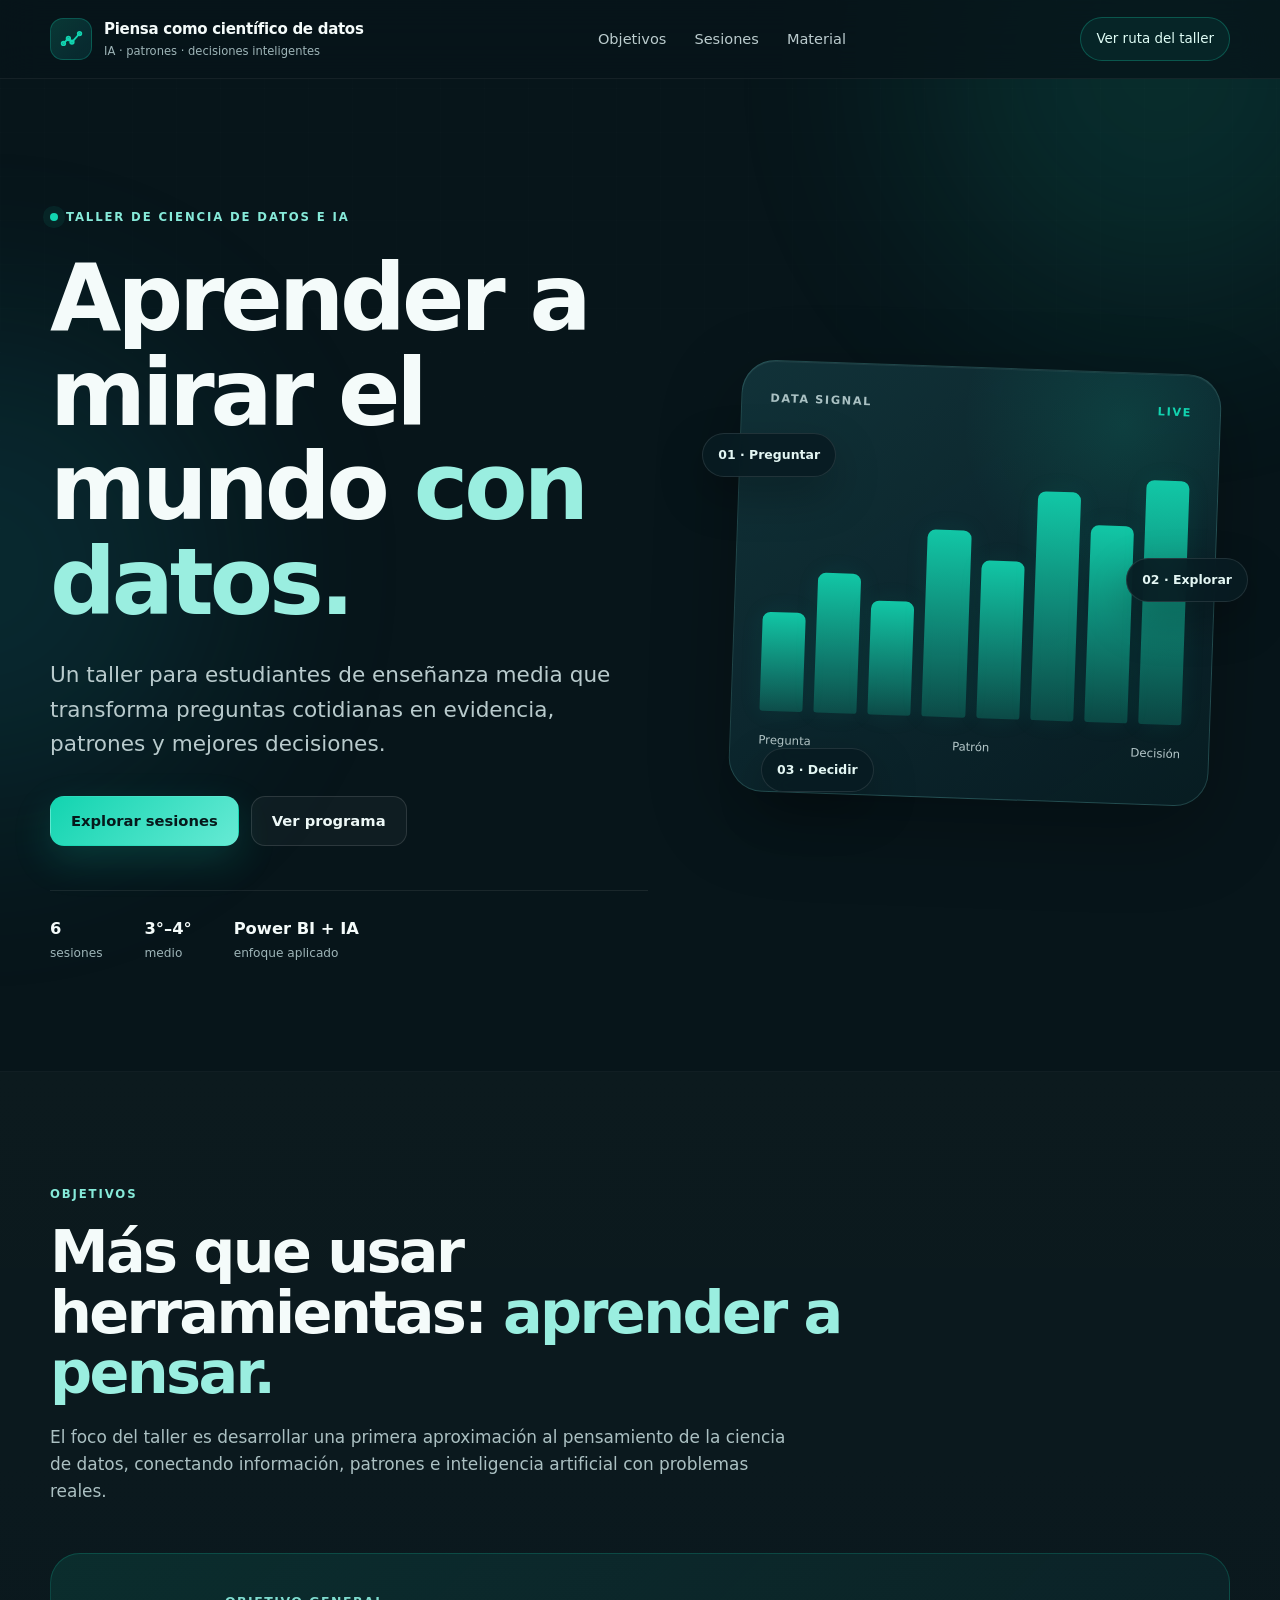
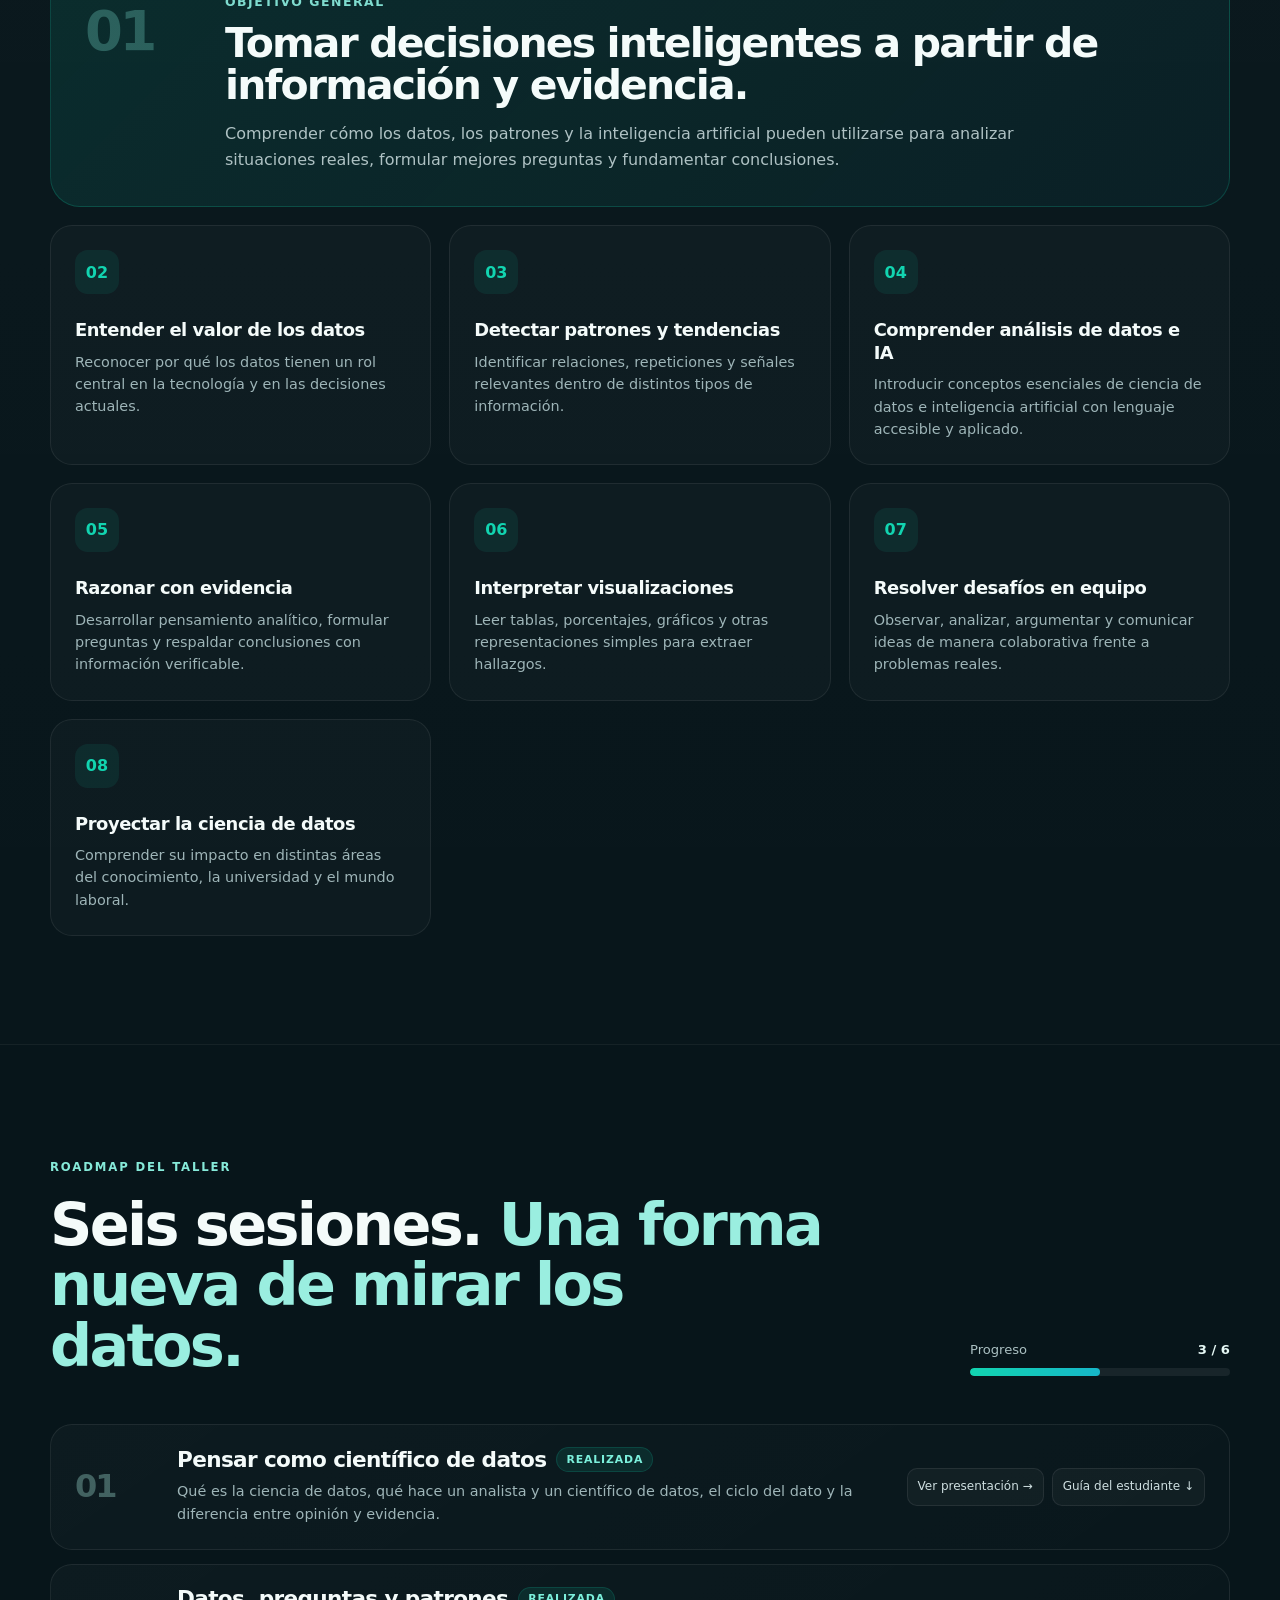
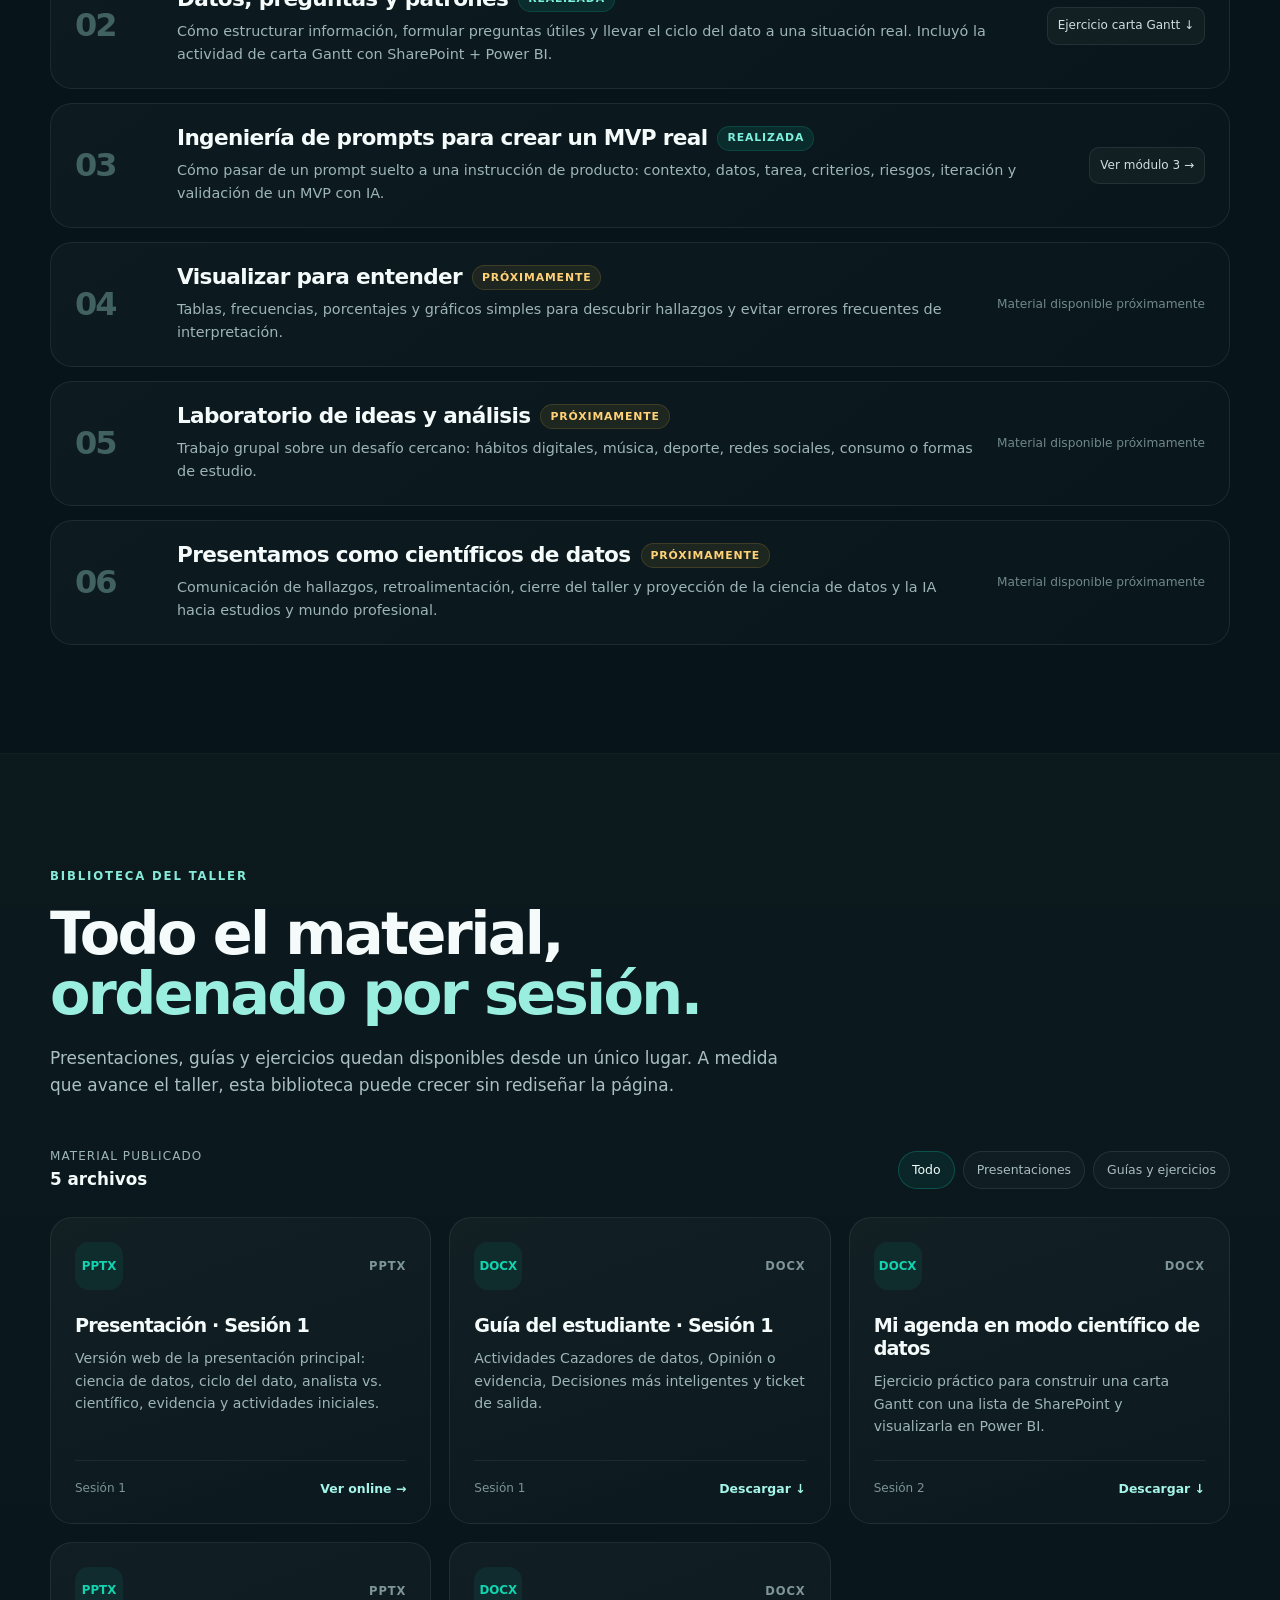
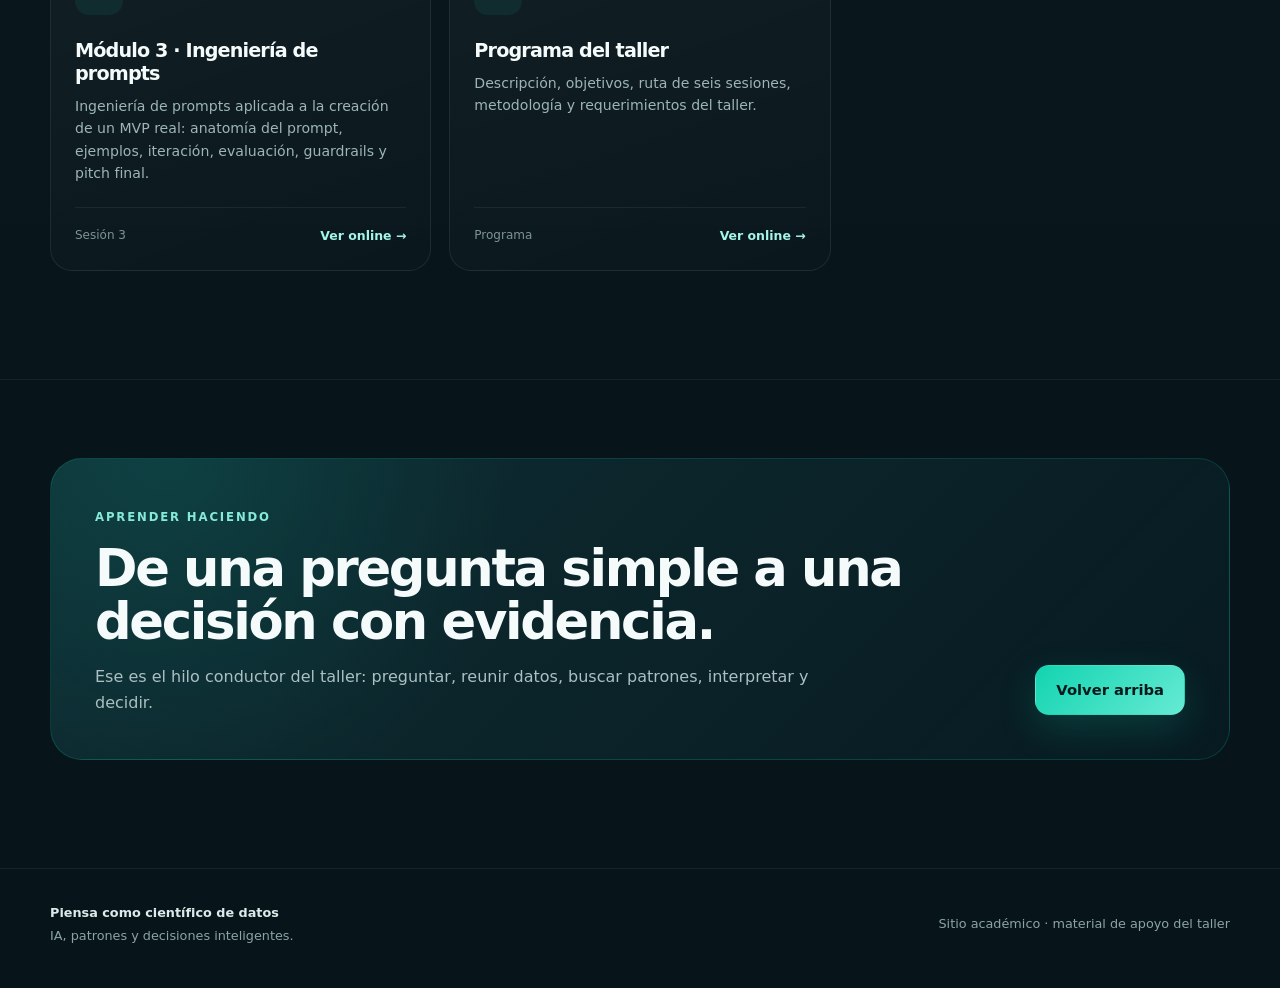
<file: index.html>
<!doctype html>
<html lang="es">
<head>
  <meta charset="utf-8" />
  <meta name="viewport" content="width=device-width, initial-scale=1" />
  <meta name="description" content="Sitio oficial del taller Piensa como científico de datos: objetivos, sesiones y materiales." />
  <meta name="theme-color" content="#07151a" />
  <title>Piensa como científico de datos</title>
  <link rel="icon" href="assets/favicon.svg" type="image/svg+xml" />
  <link rel="stylesheet" href="assets/css/styles.css" />
</head>
<body>
  <div class="ambient ambient-one" aria-hidden="true"></div>
  <div class="ambient ambient-two" aria-hidden="true"></div>
  <div class="grid-overlay" aria-hidden="true"></div>

  <header class="site-header" id="inicio">
    <div class="container nav-wrap">
      <a class="brand" href="#inicio" aria-label="Ir al inicio">
        <span class="brand-mark" aria-hidden="true">
          <svg viewBox="0 0 28 28" role="img"><path d="M5 19.5 10.5 14l4 4L23 8.5"/><circle cx="5" cy="19.5" r="2"/><circle cx="10.5" cy="14" r="2"/><circle cx="14.5" cy="18" r="2"/><circle cx="23" cy="8.5" r="2"/></svg>
        </span>
        <span>
          <strong>Piensa como científico de datos</strong>
          <small>IA · patrones · decisiones inteligentes</small>
        </span>
      </a>

      <nav class="desktop-nav" aria-label="Navegación principal">
        <a href="#objetivos">Objetivos</a>
        <a href="#sesiones">Sesiones</a>
        <a href="#materiales">Material</a>
      </nav>

      <a class="nav-cta" href="#sesiones">Ver ruta del taller</a>
    </div>
  </header>

  <main>
    <section class="hero section-pad">
      <div class="container hero-grid">
        <div class="hero-copy reveal">
          <div class="eyebrow"><span class="pulse-dot"></span> Taller de Ciencia de Datos e IA</div>
          <h1>Aprender a mirar el mundo <span>con datos.</span></h1>
          <p class="hero-lead">Un taller para estudiantes de enseñanza media que transforma preguntas cotidianas en evidencia, patrones y mejores decisiones.</p>

          <div class="hero-actions">
            <a class="btn btn-primary" href="#sesiones">Explorar sesiones</a>
            <a class="btn btn-secondary" href="materials/programa/programa-taller.html">Ver programa</a>
          </div>

          <div class="hero-meta" aria-label="Datos del taller">
            <div><strong>6</strong><span>sesiones</span></div>
            <div><strong>3°–4°</strong><span>medio</span></div>
            <div><strong>Power BI + IA</strong><span>enfoque aplicado</span></div>
          </div>
        </div>

        <div class="hero-visual reveal delay-1" aria-label="Visualización conceptual del ciclo del dato">
          <div class="signal-card">
            <div class="signal-top">
              <span>DATA SIGNAL</span>
              <span class="live">LIVE</span>
            </div>
            <div class="mini-chart" aria-hidden="true">
              <span style="height:38%"></span>
              <span style="height:54%"></span>
              <span style="height:44%"></span>
              <span style="height:72%"></span>
              <span style="height:61%"></span>
              <span style="height:88%"></span>
              <span style="height:76%"></span>
              <span style="height:94%"></span>
            </div>
            <div class="signal-labels"><span>Pregunta</span><span>Patrón</span><span>Decisión</span></div>
          </div>

          <div class="floating-chip chip-one">01 · Preguntar</div>
          <div class="floating-chip chip-two">02 · Explorar</div>
          <div class="floating-chip chip-three">03 · Decidir</div>
        </div>
      </div>
    </section>

    <section class="section-pad section-muted" id="objetivos">
      <div class="container">
        <div class="section-heading reveal">
          <div class="eyebrow">OBJETIVOS</div>
          <h2>Más que usar herramientas: <span>aprender a pensar.</span></h2>
          <p>El foco del taller es desarrollar una primera aproximación al pensamiento de la ciencia de datos, conectando información, patrones e inteligencia artificial con problemas reales.</p>
        </div>

        <div class="objective-layout">
          <article class="objective-main reveal">
            <div class="objective-number">01</div>
            <div>
              <span class="kicker">Objetivo general</span>
              <h3>Tomar decisiones inteligentes a partir de información y evidencia.</h3>
              <p>Comprender cómo los datos, los patrones y la inteligencia artificial pueden utilizarse para analizar situaciones reales, formular mejores preguntas y fundamentar conclusiones.</p>
            </div>
          </article>

          <div class="objective-grid" id="objectiveGrid" aria-live="polite"></div>
        </div>
      </div>
    </section>

    <section class="section-pad" id="sesiones">
      <div class="container">
        <div class="section-heading split-heading reveal">
          <div>
            <div class="eyebrow">ROADMAP DEL TALLER</div>
            <h2>Seis sesiones. <span>Una forma nueva de mirar los datos.</span></h2>
          </div>
          <div class="progress-panel" aria-label="Progreso del taller">
            <div class="progress-top"><span>Progreso</span><strong id="progressLabel">0 / 6</strong></div>
            <div class="progress-track"><span id="progressBar"></span></div>
          </div>
        </div>

        <div class="session-list" id="sessionList" aria-live="polite"></div>
      </div>
    </section>

    <section class="section-pad section-muted" id="materiales">
      <div class="container">
        <div class="section-heading reveal">
          <div class="eyebrow">BIBLIOTECA DEL TALLER</div>
          <h2>Todo el material, <span>ordenado por sesión.</span></h2>
          <p>Presentaciones, guías y ejercicios quedan disponibles desde un único lugar. A medida que avance el taller, esta biblioteca puede crecer sin rediseñar la página.</p>
        </div>

        <div class="material-toolbar reveal">
          <div>
            <span class="toolbar-label">Material publicado</span>
            <strong id="materialCount">0 archivos</strong>
          </div>
          <div class="filter-pills" role="group" aria-label="Filtrar material">
            <button class="filter-pill active" data-filter="all" type="button">Todo</button>
            <button class="filter-pill" data-filter="PPTX" type="button">Presentaciones</button>
            <button class="filter-pill" data-filter="DOCX" type="button">Guías y ejercicios</button>
          </div>
        </div>

        <div class="materials-grid" id="materialsGrid" aria-live="polite"></div>
      </div>
    </section>

    <section class="cta-section section-pad">
      <div class="container">
        <div class="cta-card reveal">
          <div>
            <div class="eyebrow">APRENDER HACIENDO</div>
            <h2>De una pregunta simple a una decisión con evidencia.</h2>
            <p>Ese es el hilo conductor del taller: preguntar, reunir datos, buscar patrones, interpretar y decidir.</p>
          </div>
          <a class="btn btn-primary" href="#inicio">Volver arriba</a>
        </div>
      </div>
    </section>
  </main>

  <footer class="site-footer">
    <div class="container footer-wrap">
      <div>
        <strong>Piensa como científico de datos</strong>
        <p>IA, patrones y decisiones inteligentes.</p>
      </div>
      <div class="footer-note">Sitio académico · material de apoyo del taller</div>
    </div>
  </footer>

  <script src="assets/js/content.js"></script>
  <script src="assets/js/app.js"></script>
</body>
</html>
</file>
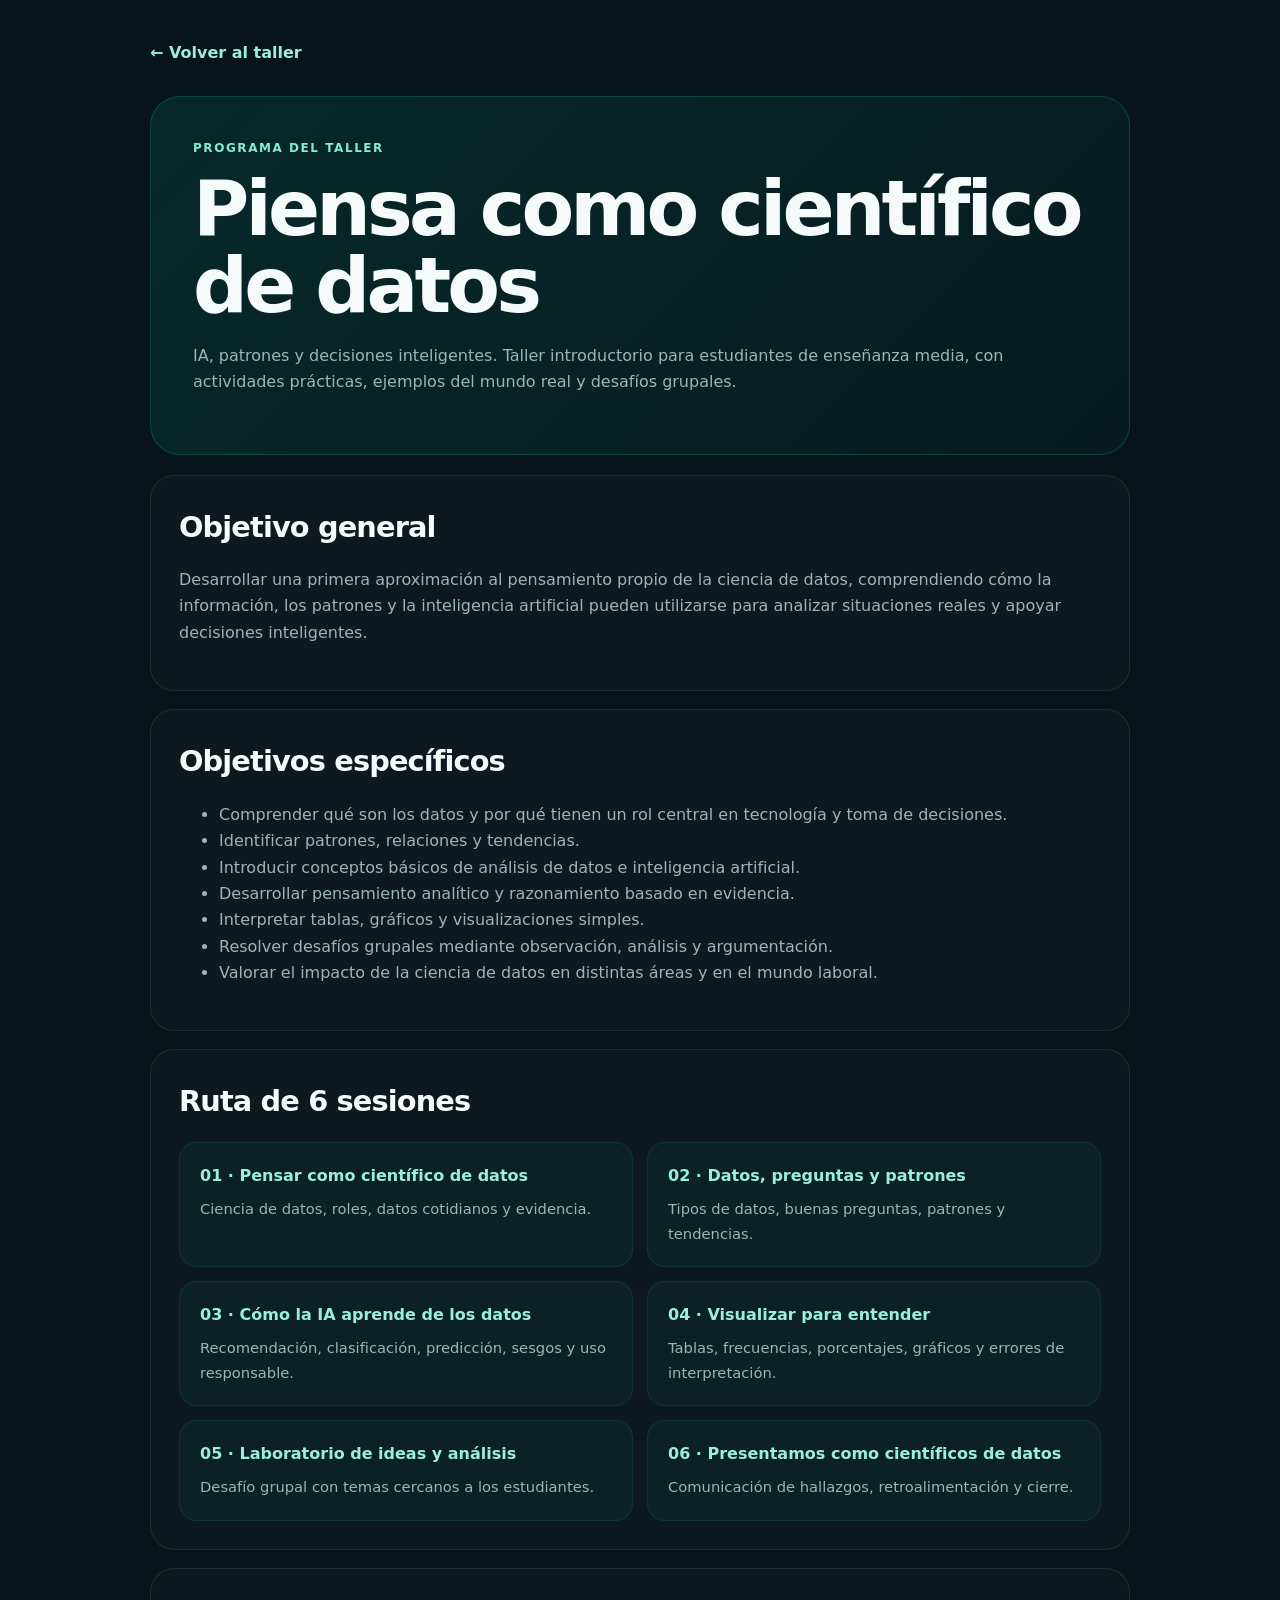
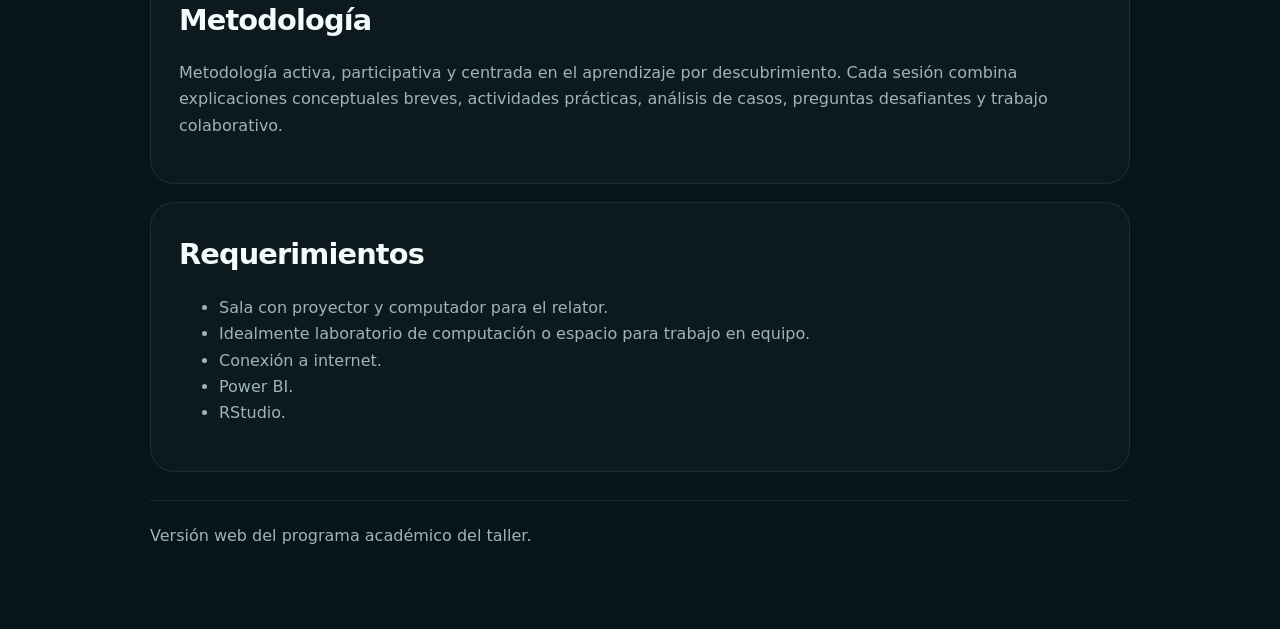
<file: materials/programa/programa-taller.html>
<!doctype html>
<html lang="es">
<head>
<meta charset="utf-8"><meta name="viewport" content="width=device-width,initial-scale=1"><title>Programa · Piensa como científico de datos</title>
<style>:root{--bg:#07151a;--panel:#102b32;--text:#f4fbfa;--muted:#9eb5b8;--teal:#12d4b0;--teal2:#16b7c9}*{box-sizing:border-box}body{margin:0;background:var(--bg);color:var(--text);font-family:Inter,system-ui,-apple-system,"Segoe UI",sans-serif;line-height:1.65}.wrap{width:min(980px,calc(100% - 32px));margin:auto;padding:40px 0 80px}.back{color:#9aeee0;text-decoration:none;font-weight:800}.hero{margin-top:30px;padding:42px;border:1px solid rgba(18,212,176,.2);border-radius:30px;background:linear-gradient(135deg,rgba(18,212,176,.1),rgba(22,183,201,.04))}.eyebrow{color:#86ead9;font-size:.75rem;letter-spacing:.13em;font-weight:800;text-transform:uppercase}h1{font-size:clamp(2.5rem,6vw,5rem);line-height:1;letter-spacing:-.05em;margin:12px 0 18px}h2{font-size:1.8rem;letter-spacing:-.03em;margin:0 0 16px}.lead,.card p,.card li{color:var(--muted)}.grid{display:grid;gap:18px;margin-top:20px}.card{padding:28px;border:1px solid rgba(255,255,255,.08);border-radius:24px;background:rgba(255,255,255,.025)}.sessions{display:grid;grid-template-columns:repeat(2,1fr);gap:14px}.session{padding:20px;border-radius:18px;background:rgba(18,212,176,.045);border:1px solid rgba(18,212,176,.11)}.session b{color:#9aeee0}.session p{margin:8px 0 0;font-size:.92rem}.footer{margin-top:28px;color:var(--muted);border-top:1px solid rgba(255,255,255,.08);padding-top:22px}@media(max-width:720px){.sessions{grid-template-columns:1fr}.hero{padding:28px}}</style>
</head>
<body><main class="wrap"><a class="back" href="../../index.html">← Volver al taller</a><section class="hero"><div class="eyebrow">Programa del taller</div><h1>Piensa como científico de datos</h1><p class="lead">IA, patrones y decisiones inteligentes. Taller introductorio para estudiantes de enseñanza media, con actividades prácticas, ejemplos del mundo real y desafíos grupales.</p></section><div class="grid"><section class="card"><h2>Objetivo general</h2><p>Desarrollar una primera aproximación al pensamiento propio de la ciencia de datos, comprendiendo cómo la información, los patrones y la inteligencia artificial pueden utilizarse para analizar situaciones reales y apoyar decisiones inteligentes.</p></section><section class="card"><h2>Objetivos específicos</h2><ul><li>Comprender qué son los datos y por qué tienen un rol central en tecnología y toma de decisiones.</li><li>Identificar patrones, relaciones y tendencias.</li><li>Introducir conceptos básicos de análisis de datos e inteligencia artificial.</li><li>Desarrollar pensamiento analítico y razonamiento basado en evidencia.</li><li>Interpretar tablas, gráficos y visualizaciones simples.</li><li>Resolver desafíos grupales mediante observación, análisis y argumentación.</li><li>Valorar el impacto de la ciencia de datos en distintas áreas y en el mundo laboral.</li></ul></section><section class="card"><h2>Ruta de 6 sesiones</h2><div class="sessions"><div class="session"><b>01 · Pensar como científico de datos</b><p>Ciencia de datos, roles, datos cotidianos y evidencia.</p></div><div class="session"><b>02 · Datos, preguntas y patrones</b><p>Tipos de datos, buenas preguntas, patrones y tendencias.</p></div><div class="session"><b>03 · Cómo la IA aprende de los datos</b><p>Recomendación, clasificación, predicción, sesgos y uso responsable.</p></div><div class="session"><b>04 · Visualizar para entender</b><p>Tablas, frecuencias, porcentajes, gráficos y errores de interpretación.</p></div><div class="session"><b>05 · Laboratorio de ideas y análisis</b><p>Desafío grupal con temas cercanos a los estudiantes.</p></div><div class="session"><b>06 · Presentamos como científicos de datos</b><p>Comunicación de hallazgos, retroalimentación y cierre.</p></div></div></section><section class="card"><h2>Metodología</h2><p>Metodología activa, participativa y centrada en el aprendizaje por descubrimiento. Cada sesión combina explicaciones conceptuales breves, actividades prácticas, análisis de casos, preguntas desafiantes y trabajo colaborativo.</p></section><section class="card"><h2>Requerimientos</h2><ul><li>Sala con proyector y computador para el relator.</li><li>Idealmente laboratorio de computación o espacio para trabajo en equipo.</li><li>Conexión a internet.</li><li>Power BI.</li><li>RStudio.</li></ul></section></div><div class="footer">Versión web del programa académico del taller.</div></main></body></html>
</file>
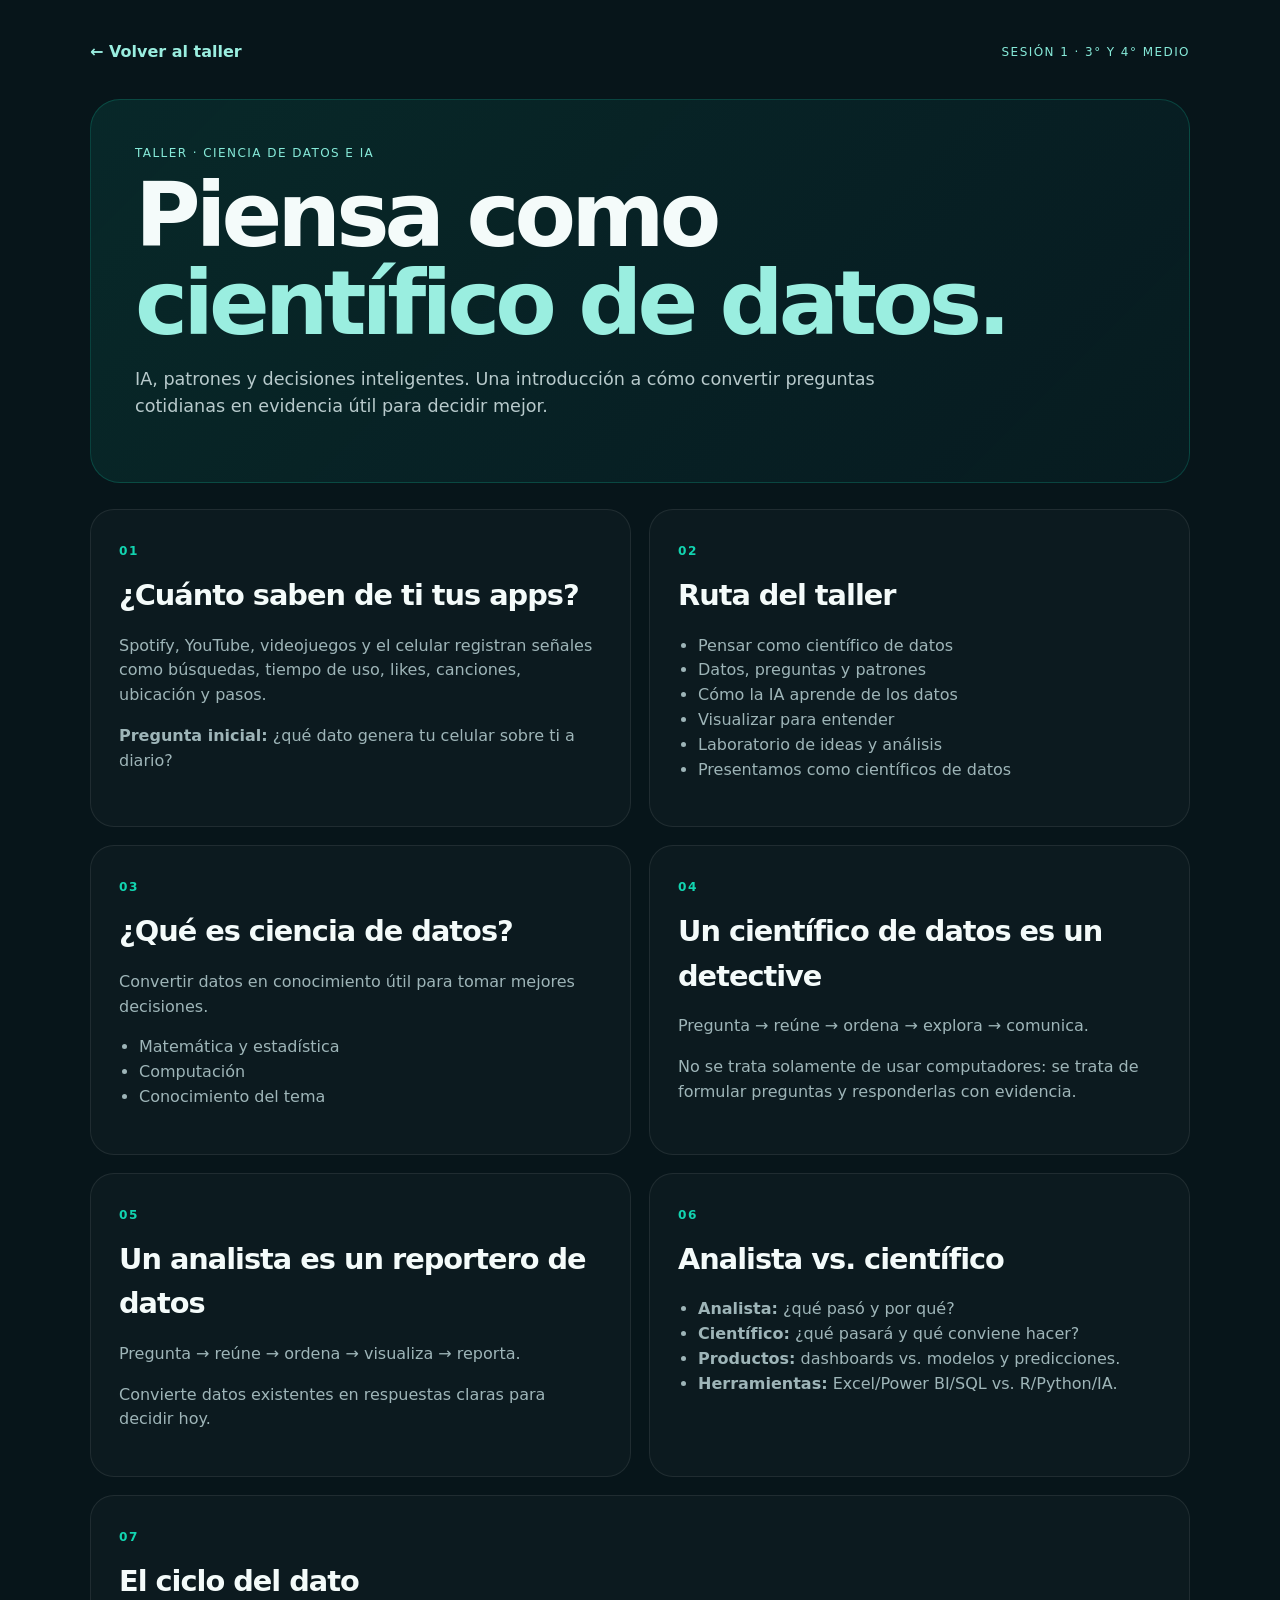
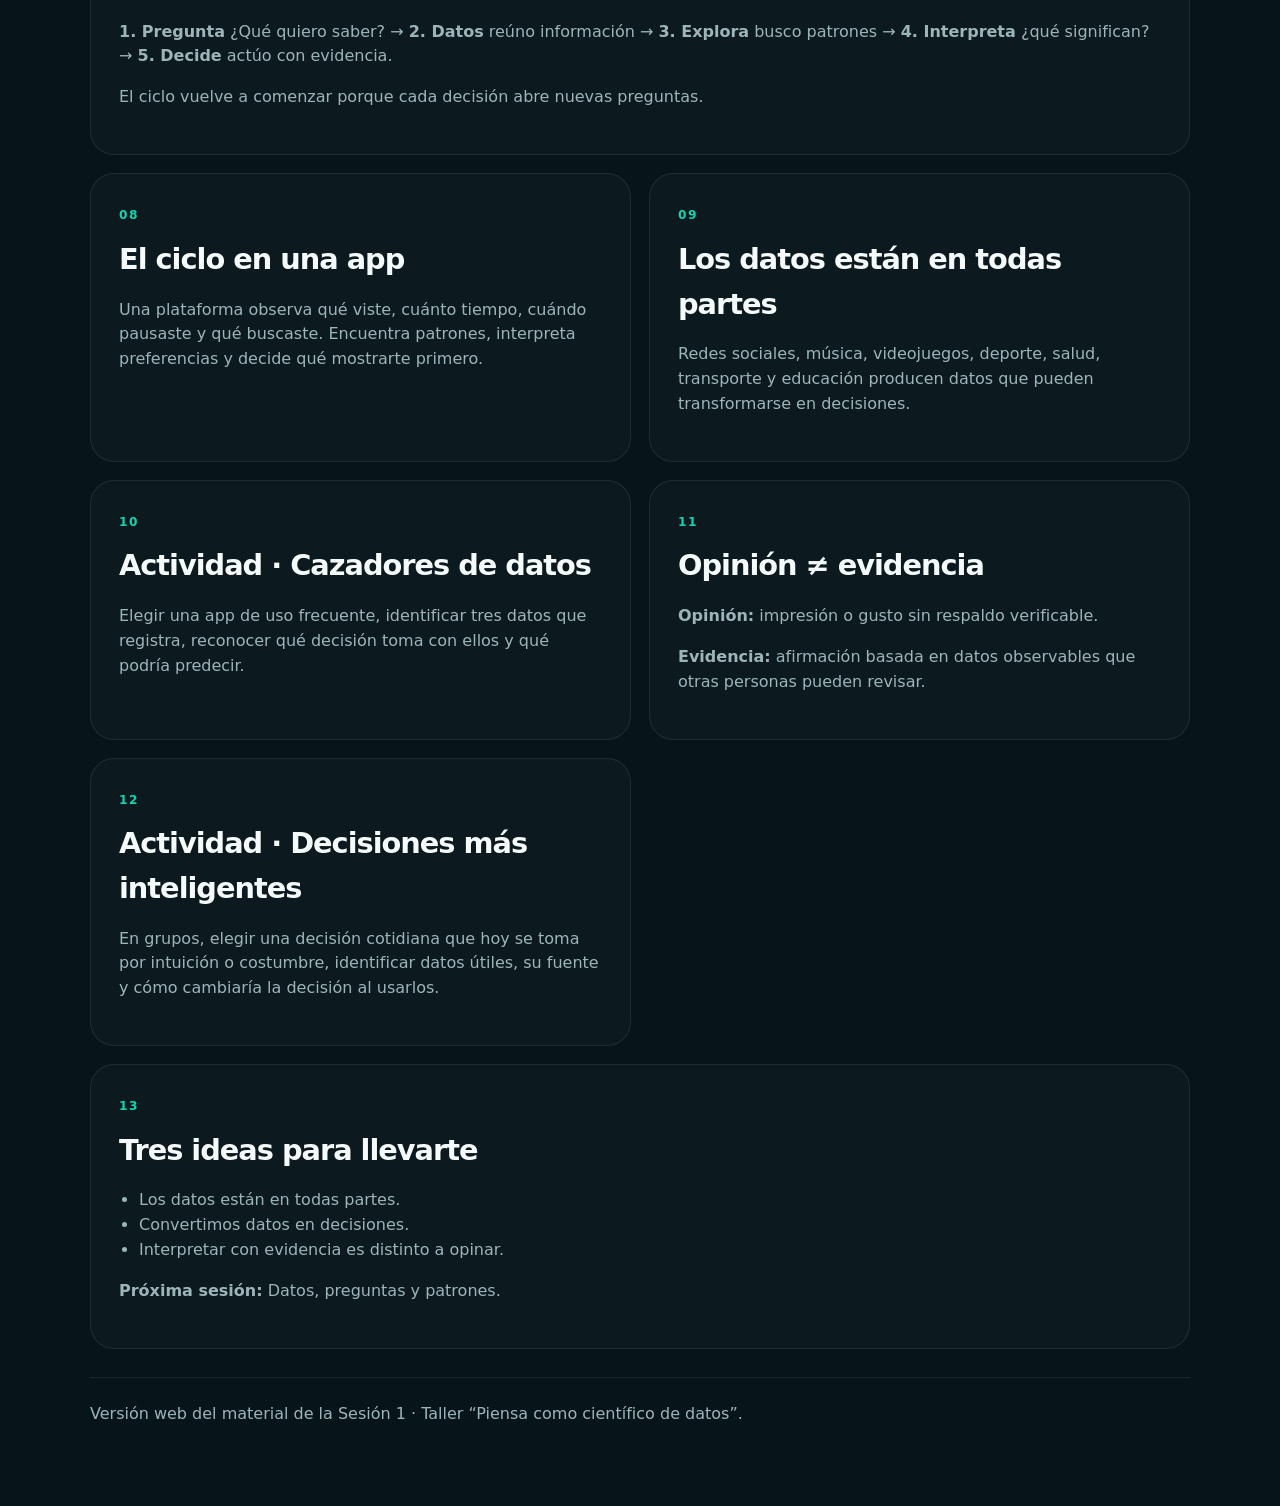
<file: materials/sesion-01/presentacion-sesion-01.html>
<!doctype html>
<html lang="es">
<head>
  <meta charset="utf-8">
  <meta name="viewport" content="width=device-width,initial-scale=1">
  <title>Sesión 1 · Pensar como científico de datos</title>
  <style>
    :root{--bg:#07151a;--panel:#102b32;--text:#f4fbfa;--muted:#9eb5b8;--teal:#12d4b0;--teal2:#16b7c9;--yellow:#ffc145}
    *{box-sizing:border-box}body{margin:0;background:var(--bg);color:var(--text);font-family:Inter,system-ui,-apple-system,"Segoe UI",sans-serif;line-height:1.55}.wrap{width:min(1100px,calc(100% - 32px));margin:auto;padding:40px 0 80px}.top{display:flex;justify-content:space-between;gap:20px;align-items:center;margin-bottom:34px}.back{color:#9aeee0;text-decoration:none;font-weight:800}.badge{font-size:.75rem;letter-spacing:.12em;text-transform:uppercase;color:#86ead9}.hero{padding:44px;border:1px solid rgba(18,212,176,.2);border-radius:30px;background:linear-gradient(135deg,rgba(18,212,176,.10),rgba(22,183,201,.04));margin-bottom:26px}h1{font-size:clamp(2.7rem,7vw,5.7rem);line-height:.98;letter-spacing:-.055em;margin:10px 0 18px}.lead{font-size:1.1rem;color:#b8cacc;max-width:760px}.grid{display:grid;grid-template-columns:repeat(2,1fr);gap:18px}.slide{min-height:260px;padding:28px;border:1px solid rgba(255,255,255,.08);border-radius:24px;background:rgba(255,255,255,.025)}.slide strong{color:var(--teal);font-size:.76rem;letter-spacing:.12em}.slide h2{font-size:1.8rem;letter-spacing:-.035em;margin:10px 0 16px}.slide p,.slide li{color:var(--muted)}.slide ul{padding-left:20px}.accent{color:#9aeee0}.wide{grid-column:1/-1}.footer{margin-top:28px;padding-top:24px;border-top:1px solid rgba(255,255,255,.08);color:var(--muted)}@media(max-width:760px){.grid{grid-template-columns:1fr}.wide{grid-column:auto}.hero{padding:28px}.top{align-items:flex-start;flex-direction:column}}
  </style>
</head>
<body>
  <main class="wrap">
    <div class="top"><a class="back" href="../../index.html">← Volver al taller</a><span class="badge">Sesión 1 · 3° y 4° medio</span></div>
    <section class="hero"><div class="badge">Taller · Ciencia de Datos e IA</div><h1>Piensa como<br><span class="accent">científico de datos.</span></h1><p class="lead">IA, patrones y decisiones inteligentes. Una introducción a cómo convertir preguntas cotidianas en evidencia útil para decidir mejor.</p></section>
    <section class="grid">
      <article class="slide"><strong>01</strong><h2>¿Cuánto saben de ti tus apps?</h2><p>Spotify, YouTube, videojuegos y el celular registran señales como búsquedas, tiempo de uso, likes, canciones, ubicación y pasos.</p><p><b>Pregunta inicial:</b> ¿qué dato genera tu celular sobre ti a diario?</p></article>
      <article class="slide"><strong>02</strong><h2>Ruta del taller</h2><ul><li>Pensar como científico de datos</li><li>Datos, preguntas y patrones</li><li>Cómo la IA aprende de los datos</li><li>Visualizar para entender</li><li>Laboratorio de ideas y análisis</li><li>Presentamos como científicos de datos</li></ul></article>
      <article class="slide"><strong>03</strong><h2>¿Qué es ciencia de datos?</h2><p>Convertir datos en conocimiento útil para tomar mejores decisiones.</p><ul><li>Matemática y estadística</li><li>Computación</li><li>Conocimiento del tema</li></ul></article>
      <article class="slide"><strong>04</strong><h2>Un científico de datos es un detective</h2><p>Pregunta → reúne → ordena → explora → comunica.</p><p>No se trata solamente de usar computadores: se trata de formular preguntas y responderlas con evidencia.</p></article>
      <article class="slide"><strong>05</strong><h2>Un analista es un reportero de datos</h2><p>Pregunta → reúne → ordena → visualiza → reporta.</p><p>Convierte datos existentes en respuestas claras para decidir hoy.</p></article>
      <article class="slide"><strong>06</strong><h2>Analista vs. científico</h2><ul><li><b>Analista:</b> ¿qué pasó y por qué?</li><li><b>Científico:</b> ¿qué pasará y qué conviene hacer?</li><li><b>Productos:</b> dashboards vs. modelos y predicciones.</li><li><b>Herramientas:</b> Excel/Power BI/SQL vs. R/Python/IA.</li></ul></article>
      <article class="slide wide"><strong>07</strong><h2>El ciclo del dato</h2><p><b>1. Pregunta</b> ¿Qué quiero saber? → <b>2. Datos</b> reúno información → <b>3. Explora</b> busco patrones → <b>4. Interpreta</b> ¿qué significan? → <b>5. Decide</b> actúo con evidencia.</p><p>El ciclo vuelve a comenzar porque cada decisión abre nuevas preguntas.</p></article>
      <article class="slide"><strong>08</strong><h2>El ciclo en una app</h2><p>Una plataforma observa qué viste, cuánto tiempo, cuándo pausaste y qué buscaste. Encuentra patrones, interpreta preferencias y decide qué mostrarte primero.</p></article>
      <article class="slide"><strong>09</strong><h2>Los datos están en todas partes</h2><p>Redes sociales, música, videojuegos, deporte, salud, transporte y educación producen datos que pueden transformarse en decisiones.</p></article>
      <article class="slide"><strong>10</strong><h2>Actividad · Cazadores de datos</h2><p>Elegir una app de uso frecuente, identificar tres datos que registra, reconocer qué decisión toma con ellos y qué podría predecir.</p></article>
      <article class="slide"><strong>11</strong><h2>Opinión ≠ evidencia</h2><p><b>Opinión:</b> impresión o gusto sin respaldo verificable.</p><p><b>Evidencia:</b> afirmación basada en datos observables que otras personas pueden revisar.</p></article>
      <article class="slide"><strong>12</strong><h2>Actividad · Decisiones más inteligentes</h2><p>En grupos, elegir una decisión cotidiana que hoy se toma por intuición o costumbre, identificar datos útiles, su fuente y cómo cambiaría la decisión al usarlos.</p></article>
      <article class="slide wide"><strong>13</strong><h2>Tres ideas para llevarte</h2><ul><li>Los datos están en todas partes.</li><li>Convertimos datos en decisiones.</li><li>Interpretar con evidencia es distinto a opinar.</li></ul><p><b>Próxima sesión:</b> Datos, preguntas y patrones.</p></article>
    </section>
    <div class="footer">Versión web del material de la Sesión 1 · Taller “Piensa como científico de datos”.</div>
  </main>
</body>
</html>
</file>
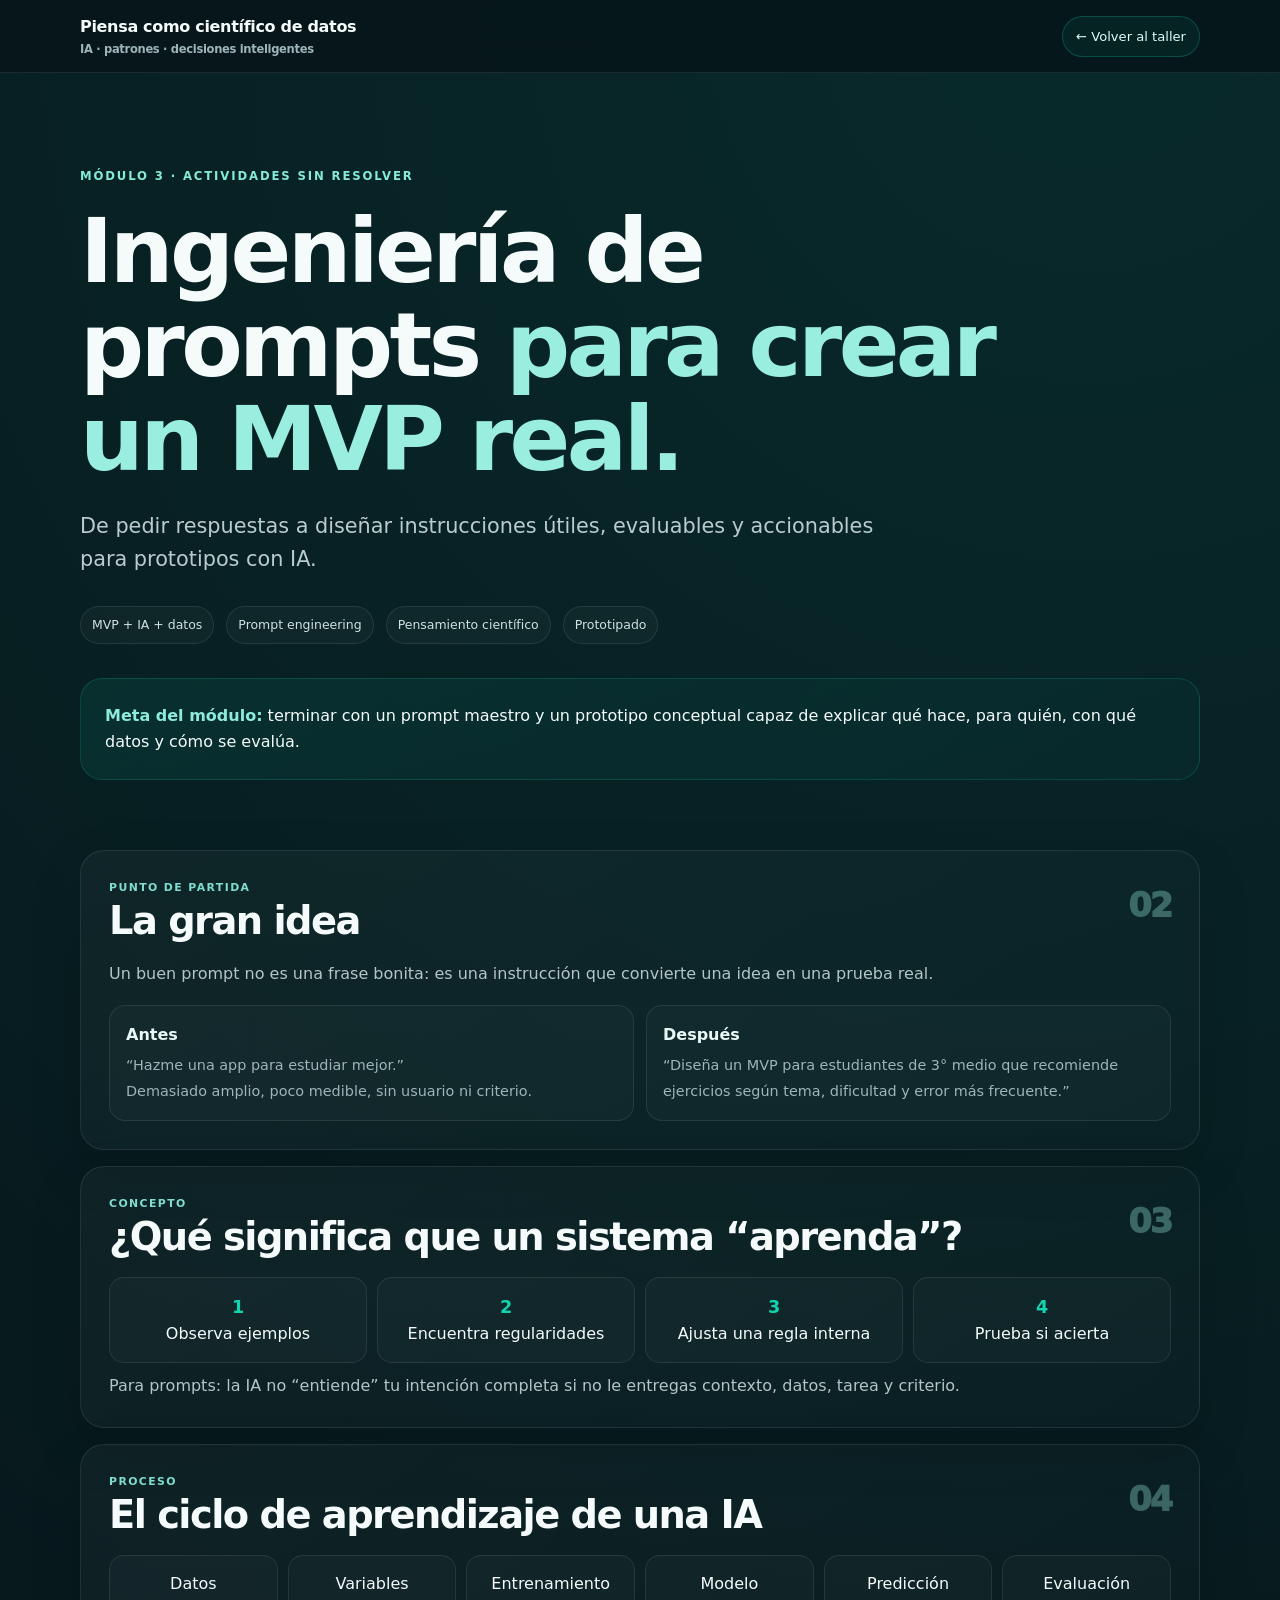
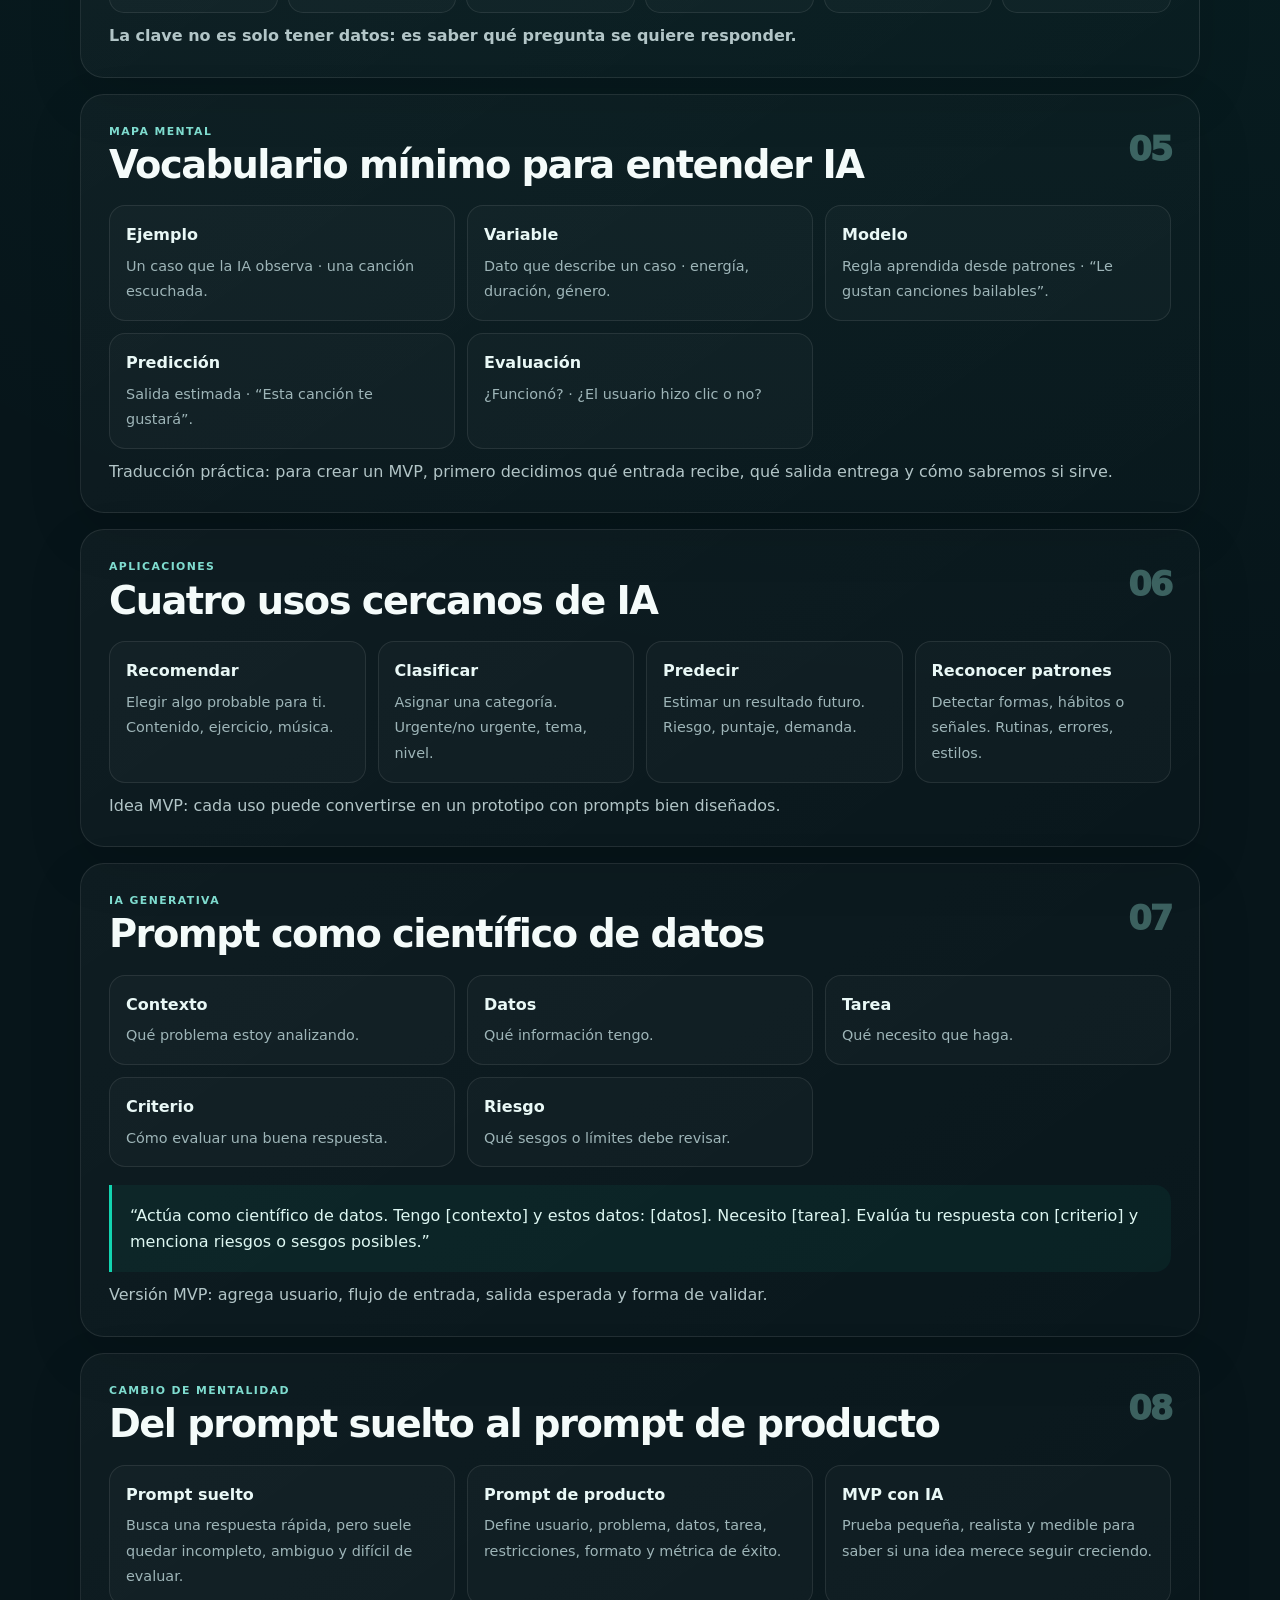
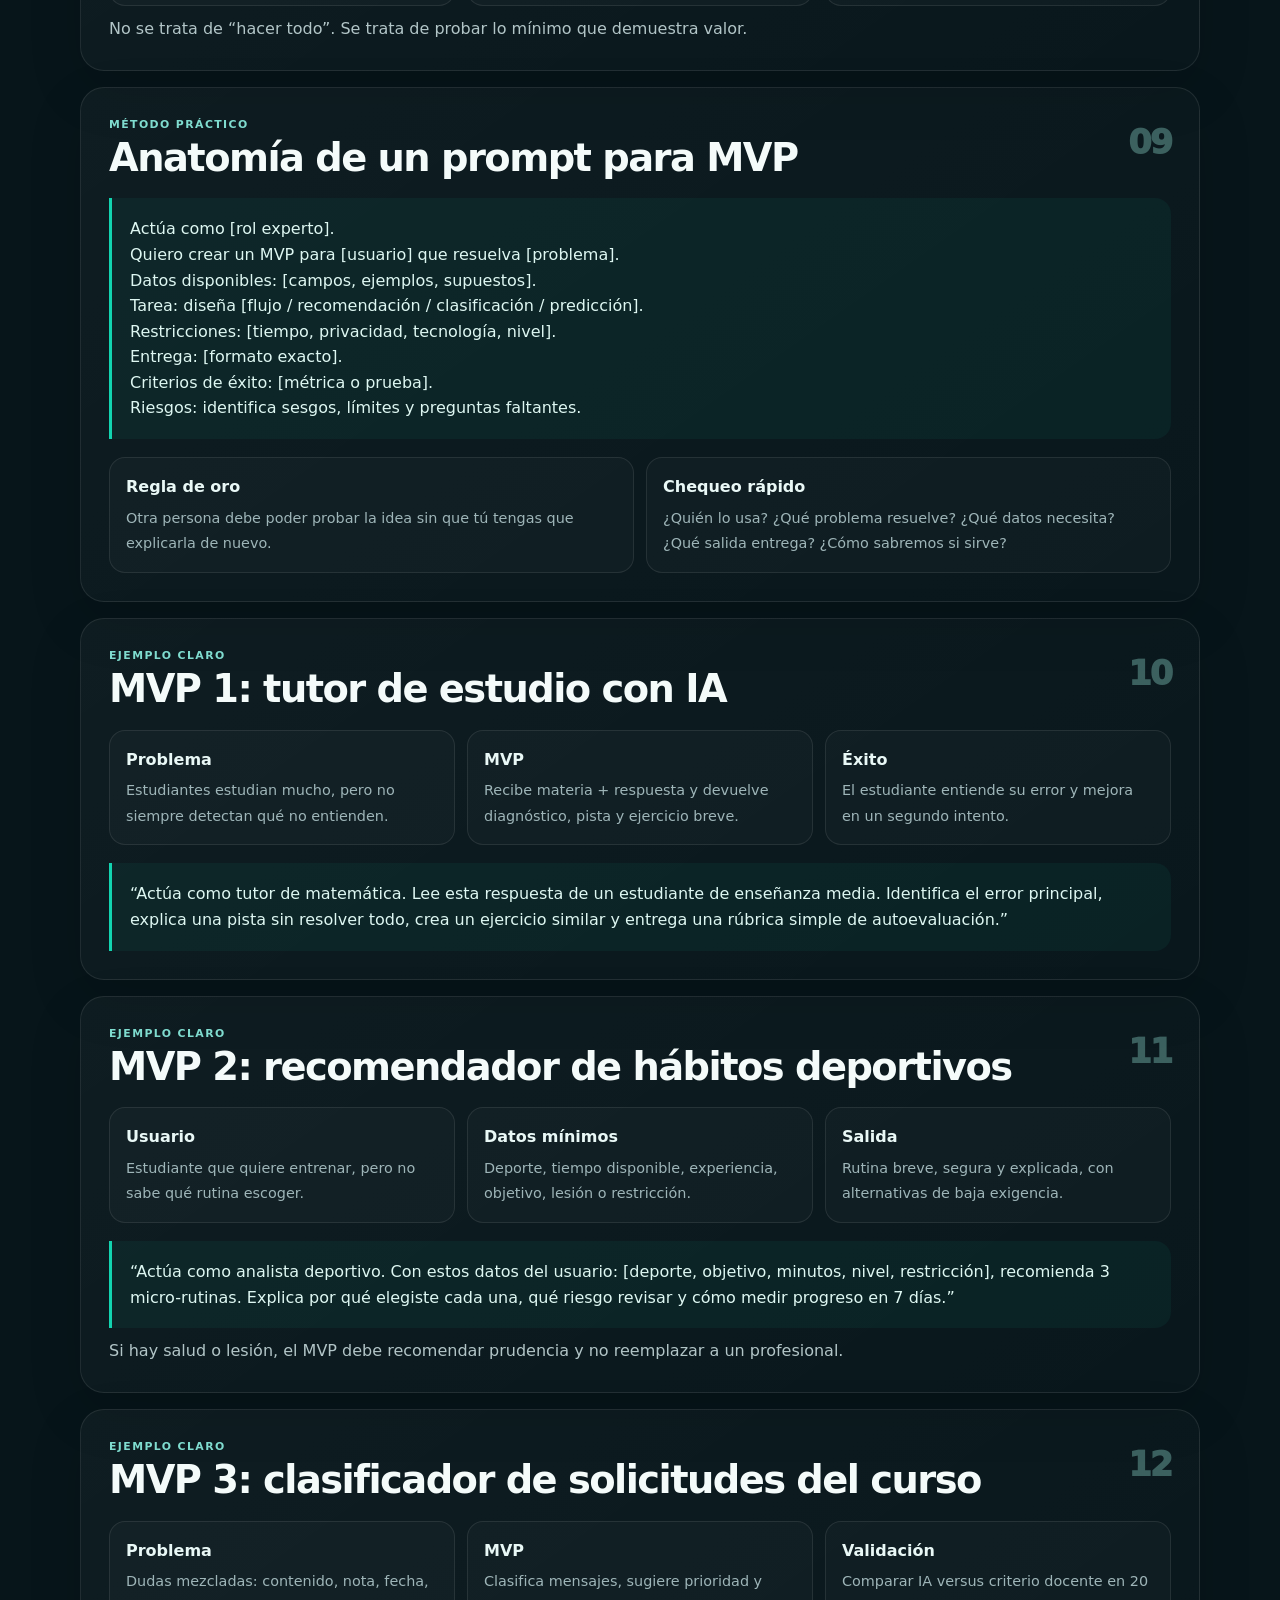
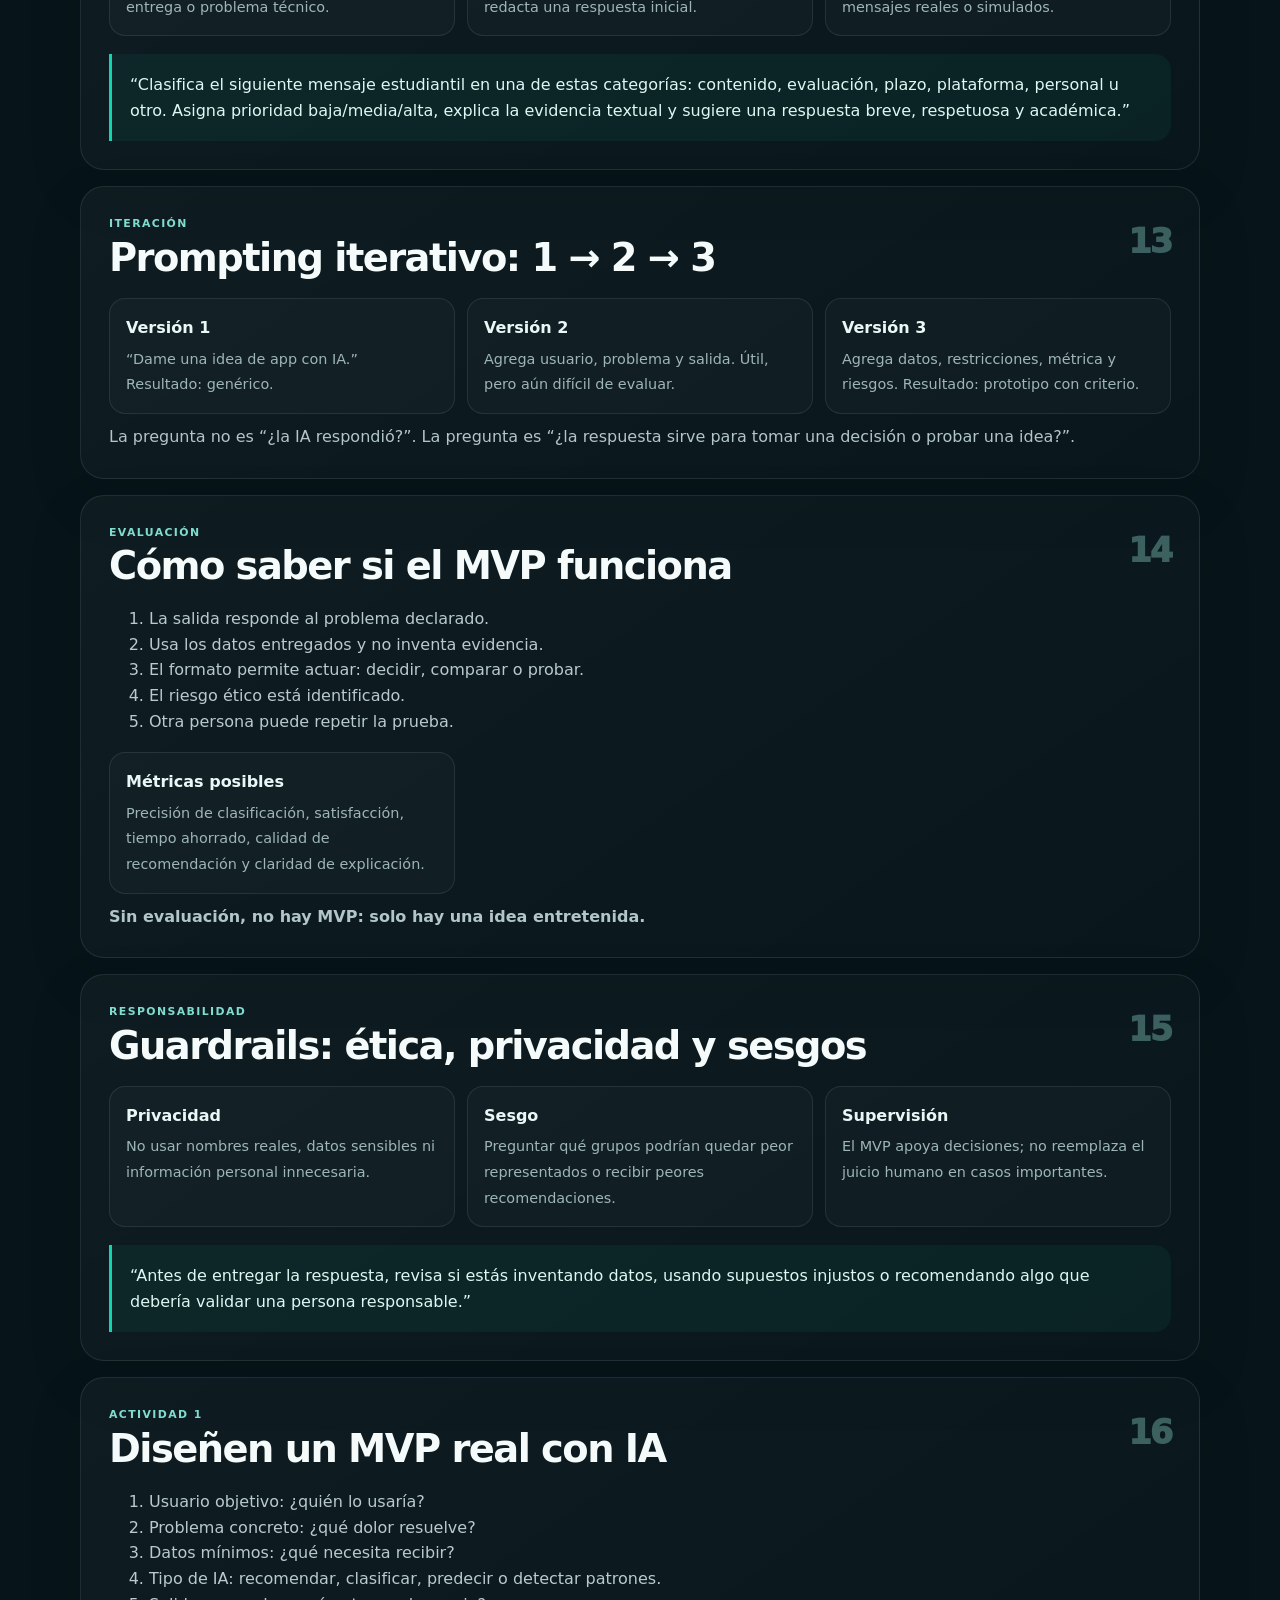
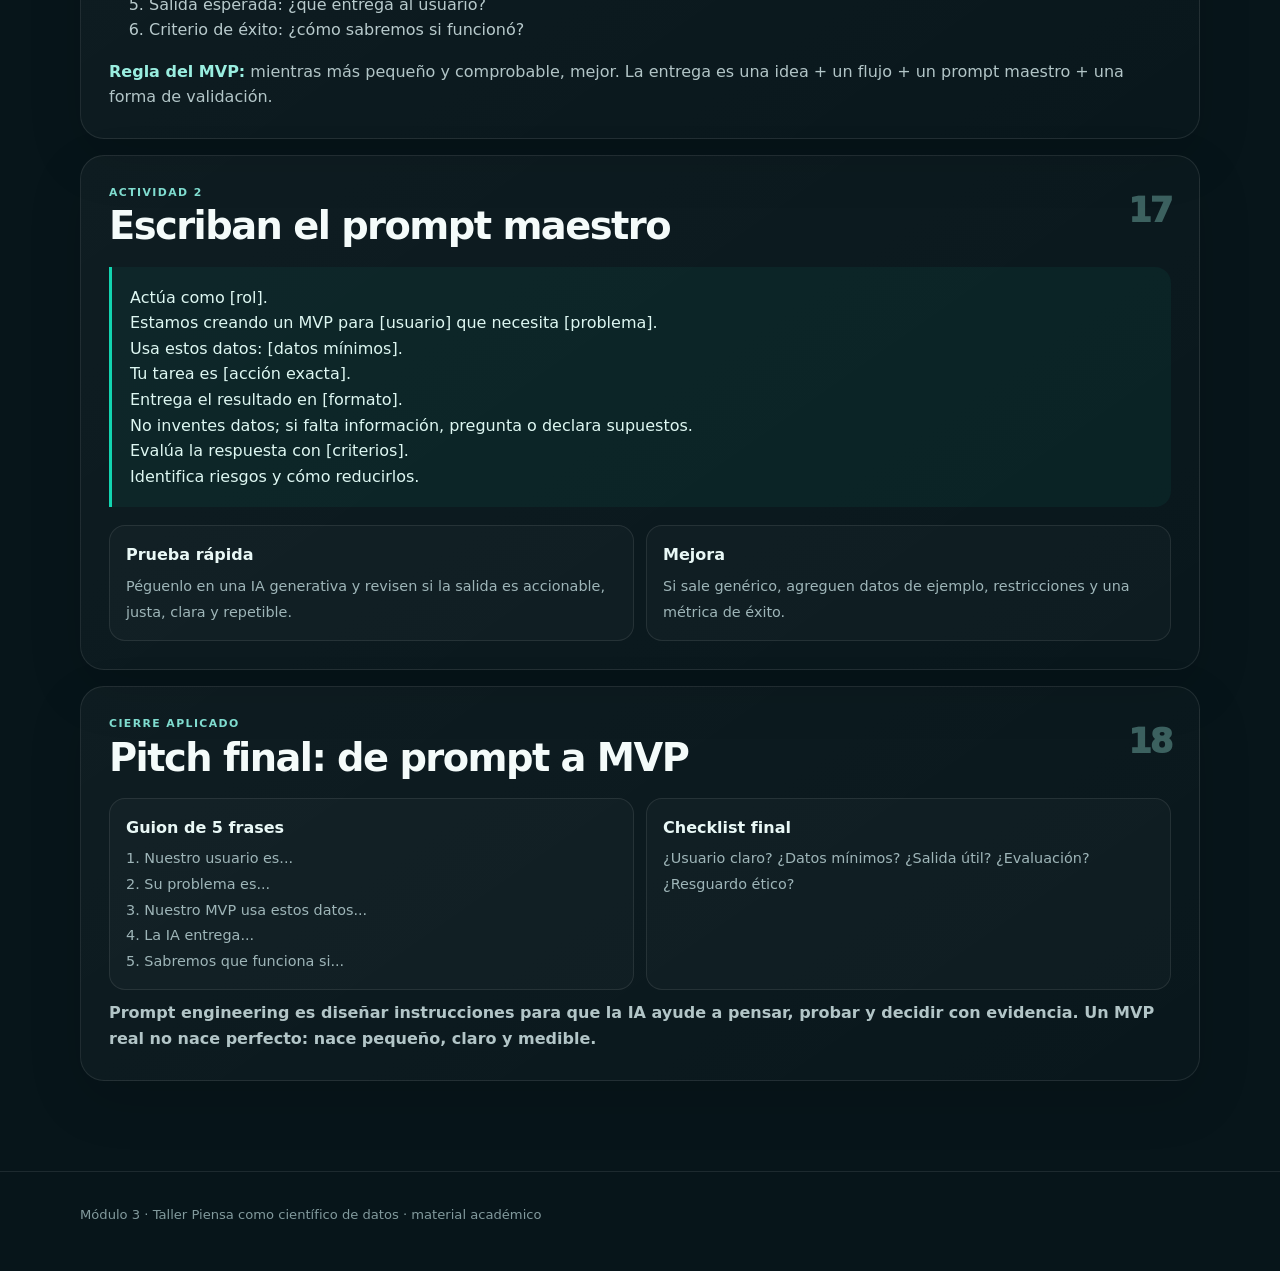
<file: materials/sesion-03/modulo-3-ingenieria-de-prompts.html>
<!doctype html>
<html lang="es">
<head>
  <meta charset="utf-8" />
  <meta name="viewport" content="width=device-width, initial-scale=1" />
  <meta name="description" content="Módulo 3 del taller Piensa como científico de datos: ingeniería de prompts para crear un MVP real." />
  <title>Módulo 3 · Ingeniería de prompts</title>
  <style>
    :root { --bg:#07151a; --panel:#102b32; --panel2:#0b2229; --line:rgba(255,255,255,.09); --text:#f4fbfa; --muted:#9eb5b8; --teal:#12d4b0; --teal2:#16b7c9; --yellow:#ffc145; --coral:#ff735e; }
    * { box-sizing:border-box; }
    html { scroll-behavior:smooth; }
    body { margin:0; font-family:Inter,ui-sans-serif,system-ui,-apple-system,"Segoe UI",sans-serif; background:radial-gradient(circle at 85% 0%,rgba(18,212,176,.11),transparent 30%),var(--bg); color:var(--text); line-height:1.6; }
    a { color:inherit; text-decoration:none; }
    .wrap { width:min(1120px,calc(100% - 34px)); margin:auto; }
    header { position:sticky; top:0; z-index:20; backdrop-filter:blur(16px); background:rgba(7,21,26,.84); border-bottom:1px solid var(--line); }
    .nav { min-height:72px; display:flex; align-items:center; justify-content:space-between; gap:18px; }
    .brand { font-weight:900; letter-spacing:-.02em; }
    .brand small { display:block; color:var(--muted); font-size:.72rem; font-weight:600; }
    .back { padding:9px 13px; border:1px solid rgba(18,212,176,.25); border-radius:999px; color:#dffdf6; background:rgba(18,212,176,.06); font-size:.82rem; }
    .hero { padding:94px 0 70px; }
    .eyebrow { color:#86ead9; font-size:.73rem; font-weight:900; letter-spacing:.16em; text-transform:uppercase; }
    h1,h2,h3 { margin:0; line-height:1.05; letter-spacing:-.04em; }
    h1 { font-size:clamp(3rem,7vw,6.2rem); max-width:940px; margin-top:18px; }
    h1 span { color:#9aeee0; }
    .lead { color:#b9cbcd; font-size:clamp(1.05rem,1.7vw,1.3rem); max-width:820px; margin-top:24px; }
    .meta { display:flex; flex-wrap:wrap; gap:12px; margin-top:30px; }
    .chip { padding:8px 11px; border-radius:999px; border:1px solid var(--line); background:rgba(255,255,255,.03); color:#cfe0e1; font-size:.78rem; }
    .goal { margin-top:34px; padding:24px; border-radius:22px; border:1px solid rgba(18,212,176,.18); background:linear-gradient(135deg,rgba(18,212,176,.09),rgba(22,183,201,.035)); }
    .goal strong { color:#8debdc; }
    .slides { display:grid; gap:16px; padding-bottom:90px; }
    .slide { border:1px solid var(--line); background:linear-gradient(145deg,rgba(255,255,255,.035),rgba(255,255,255,.012)); border-radius:24px; padding:28px; box-shadow:0 20px 55px rgba(0,0,0,.12); }
    .slide-top { display:flex; justify-content:space-between; align-items:flex-start; gap:20px; margin-bottom:20px; }
    .num { color:rgba(154,238,224,.34); font-size:2.1rem; font-weight:950; letter-spacing:-.06em; }
    .tag { color:#7fdccf; font-size:.68rem; font-weight:900; letter-spacing:.13em; text-transform:uppercase; }
    .slide h2 { font-size:clamp(1.65rem,3vw,2.8rem); margin-top:5px; }
    .slide p { color:#b2c5c7; margin:10px 0 0; }
    .grid2,.grid3,.grid4 { display:grid; gap:12px; margin-top:18px; }
    .grid2 { grid-template-columns:repeat(2,1fr); }
    .grid3 { grid-template-columns:repeat(3,1fr); }
    .grid4 { grid-template-columns:repeat(4,1fr); }
    .card { padding:16px; border-radius:16px; border:1px solid var(--line); background:rgba(255,255,255,.025); }
    .card strong { display:block; color:#e9f8f6; margin-bottom:5px; }
    .card span,.card p { color:var(--muted); font-size:.9rem; margin:0; }
    .prompt { margin-top:18px; padding:18px; border-left:3px solid var(--teal); background:rgba(18,212,176,.055); border-radius:0 16px 16px 0; color:#def7f2; white-space:pre-wrap; }
    .accent { color:#9aeee0; font-weight:800; }
    .warn { color:#ffd277; }
    .steps { display:flex; flex-wrap:wrap; gap:10px; margin-top:18px; }
    .step { flex:1 1 140px; padding:15px; text-align:center; border-radius:15px; border:1px solid var(--line); background:rgba(255,255,255,.025); }
    .step b { color:var(--teal); display:block; font-size:1.1rem; }
    ul,ol { color:#b8cacc; }
    .footer { border-top:1px solid var(--line); padding:32px 0 46px; color:#829a9d; font-size:.82rem; }
    @media(max-width:760px){ .grid2,.grid3,.grid4{grid-template-columns:1fr;} .slide{padding:20px;} .hero{padding-top:70px;} }
  </style>
</head>
<body>
<header>
  <div class="wrap nav">
    <div class="brand">Piensa como científico de datos<small>IA · patrones · decisiones inteligentes</small></div>
    <a class="back" href="../../index.html#sesiones">← Volver al taller</a>
  </div>
</header>
<main>
  <section class="hero">
    <div class="wrap">
      <div class="eyebrow">Módulo 3 · actividades sin resolver</div>
      <h1>Ingeniería de prompts <span>para crear un MVP real.</span></h1>
      <p class="lead">De pedir respuestas a diseñar instrucciones útiles, evaluables y accionables para prototipos con IA.</p>
      <div class="meta"><span class="chip">MVP + IA + datos</span><span class="chip">Prompt engineering</span><span class="chip">Pensamiento científico</span><span class="chip">Prototipado</span></div>
      <div class="goal"><strong>Meta del módulo:</strong> terminar con un prompt maestro y un prototipo conceptual capaz de explicar qué hace, para quién, con qué datos y cómo se evalúa.</div>
    </div>
  </section>

  <section class="wrap slides">
    <article class="slide"><div class="slide-top"><div><div class="tag">Punto de partida</div><h2>La gran idea</h2></div><div class="num">02</div></div><p>Un buen prompt no es una frase bonita: es una instrucción que convierte una idea en una prueba real.</p><div class="grid2"><div class="card"><strong>Antes</strong><span>“Hazme una app para estudiar mejor.”<br>Demasiado amplio, poco medible, sin usuario ni criterio.</span></div><div class="card"><strong>Después</strong><span>“Diseña un MVP para estudiantes de 3° medio que recomiende ejercicios según tema, dificultad y error más frecuente.”</span></div></div></article>

    <article class="slide"><div class="slide-top"><div><div class="tag">Concepto</div><h2>¿Qué significa que un sistema “aprenda”?</h2></div><div class="num">03</div></div><div class="steps"><div class="step"><b>1</b>Observa ejemplos</div><div class="step"><b>2</b>Encuentra regularidades</div><div class="step"><b>3</b>Ajusta una regla interna</div><div class="step"><b>4</b>Prueba si acierta</div></div><p>Para prompts: la IA no “entiende” tu intención completa si no le entregas contexto, datos, tarea y criterio.</p></article>

    <article class="slide"><div class="slide-top"><div><div class="tag">Proceso</div><h2>El ciclo de aprendizaje de una IA</h2></div><div class="num">04</div></div><div class="steps"><div class="step">Datos</div><div class="step">Variables</div><div class="step">Entrenamiento</div><div class="step">Modelo</div><div class="step">Predicción</div><div class="step">Evaluación</div></div><p class="accent">La clave no es solo tener datos: es saber qué pregunta se quiere responder.</p></article>

    <article class="slide"><div class="slide-top"><div><div class="tag">Mapa mental</div><h2>Vocabulario mínimo para entender IA</h2></div><div class="num">05</div></div><div class="grid3"><div class="card"><strong>Ejemplo</strong><span>Un caso que la IA observa · una canción escuchada.</span></div><div class="card"><strong>Variable</strong><span>Dato que describe un caso · energía, duración, género.</span></div><div class="card"><strong>Modelo</strong><span>Regla aprendida desde patrones · “Le gustan canciones bailables”.</span></div><div class="card"><strong>Predicción</strong><span>Salida estimada · “Esta canción te gustará”.</span></div><div class="card"><strong>Evaluación</strong><span>¿Funcionó? · ¿El usuario hizo clic o no?</span></div></div><p>Traducción práctica: para crear un MVP, primero decidimos qué entrada recibe, qué salida entrega y cómo sabremos si sirve.</p></article>

    <article class="slide"><div class="slide-top"><div><div class="tag">Aplicaciones</div><h2>Cuatro usos cercanos de IA</h2></div><div class="num">06</div></div><div class="grid4"><div class="card"><strong>Recomendar</strong><span>Elegir algo probable para ti. Contenido, ejercicio, música.</span></div><div class="card"><strong>Clasificar</strong><span>Asignar una categoría. Urgente/no urgente, tema, nivel.</span></div><div class="card"><strong>Predecir</strong><span>Estimar un resultado futuro. Riesgo, puntaje, demanda.</span></div><div class="card"><strong>Reconocer patrones</strong><span>Detectar formas, hábitos o señales. Rutinas, errores, estilos.</span></div></div><p>Idea MVP: cada uso puede convertirse en un prototipo con prompts bien diseñados.</p></article>

    <article class="slide"><div class="slide-top"><div><div class="tag">IA generativa</div><h2>Prompt como científico de datos</h2></div><div class="num">07</div></div><div class="grid3"><div class="card"><strong>Contexto</strong><span>Qué problema estoy analizando.</span></div><div class="card"><strong>Datos</strong><span>Qué información tengo.</span></div><div class="card"><strong>Tarea</strong><span>Qué necesito que haga.</span></div><div class="card"><strong>Criterio</strong><span>Cómo evaluar una buena respuesta.</span></div><div class="card"><strong>Riesgo</strong><span>Qué sesgos o límites debe revisar.</span></div></div><div class="prompt">“Actúa como científico de datos. Tengo [contexto] y estos datos: [datos]. Necesito [tarea]. Evalúa tu respuesta con [criterio] y menciona riesgos o sesgos posibles.”</div><p>Versión MVP: agrega usuario, flujo de entrada, salida esperada y forma de validar.</p></article>

    <article class="slide"><div class="slide-top"><div><div class="tag">Cambio de mentalidad</div><h2>Del prompt suelto al prompt de producto</h2></div><div class="num">08</div></div><div class="grid3"><div class="card"><strong>Prompt suelto</strong><span>Busca una respuesta rápida, pero suele quedar incompleto, ambiguo y difícil de evaluar.</span></div><div class="card"><strong>Prompt de producto</strong><span>Define usuario, problema, datos, tarea, restricciones, formato y métrica de éxito.</span></div><div class="card"><strong>MVP con IA</strong><span>Prueba pequeña, realista y medible para saber si una idea merece seguir creciendo.</span></div></div><p>No se trata de “hacer todo”. Se trata de probar lo mínimo que demuestra valor.</p></article>

    <article class="slide"><div class="slide-top"><div><div class="tag">Método práctico</div><h2>Anatomía de un prompt para MVP</h2></div><div class="num">09</div></div><div class="prompt">Actúa como [rol experto].
Quiero crear un MVP para [usuario] que resuelva [problema].
Datos disponibles: [campos, ejemplos, supuestos].
Tarea: diseña [flujo / recomendación / clasificación / predicción].
Restricciones: [tiempo, privacidad, tecnología, nivel].
Entrega: [formato exacto].
Criterios de éxito: [métrica o prueba].
Riesgos: identifica sesgos, límites y preguntas faltantes.</div><div class="grid2"><div class="card"><strong>Regla de oro</strong><span>Otra persona debe poder probar la idea sin que tú tengas que explicarla de nuevo.</span></div><div class="card"><strong>Chequeo rápido</strong><span>¿Quién lo usa? ¿Qué problema resuelve? ¿Qué datos necesita? ¿Qué salida entrega? ¿Cómo sabremos si sirve?</span></div></div></article>

    <article class="slide"><div class="slide-top"><div><div class="tag">Ejemplo claro</div><h2>MVP 1: tutor de estudio con IA</h2></div><div class="num">10</div></div><div class="grid3"><div class="card"><strong>Problema</strong><span>Estudiantes estudian mucho, pero no siempre detectan qué no entienden.</span></div><div class="card"><strong>MVP</strong><span>Recibe materia + respuesta y devuelve diagnóstico, pista y ejercicio breve.</span></div><div class="card"><strong>Éxito</strong><span>El estudiante entiende su error y mejora en un segundo intento.</span></div></div><div class="prompt">“Actúa como tutor de matemática. Lee esta respuesta de un estudiante de enseñanza media. Identifica el error principal, explica una pista sin resolver todo, crea un ejercicio similar y entrega una rúbrica simple de autoevaluación.”</div></article>

    <article class="slide"><div class="slide-top"><div><div class="tag">Ejemplo claro</div><h2>MVP 2: recomendador de hábitos deportivos</h2></div><div class="num">11</div></div><div class="grid3"><div class="card"><strong>Usuario</strong><span>Estudiante que quiere entrenar, pero no sabe qué rutina escoger.</span></div><div class="card"><strong>Datos mínimos</strong><span>Deporte, tiempo disponible, experiencia, objetivo, lesión o restricción.</span></div><div class="card"><strong>Salida</strong><span>Rutina breve, segura y explicada, con alternativas de baja exigencia.</span></div></div><div class="prompt">“Actúa como analista deportivo. Con estos datos del usuario: [deporte, objetivo, minutos, nivel, restricción], recomienda 3 micro-rutinas. Explica por qué elegiste cada una, qué riesgo revisar y cómo medir progreso en 7 días.”</div><p class="warn">Si hay salud o lesión, el MVP debe recomendar prudencia y no reemplazar a un profesional.</p></article>

    <article class="slide"><div class="slide-top"><div><div class="tag">Ejemplo claro</div><h2>MVP 3: clasificador de solicitudes del curso</h2></div><div class="num">12</div></div><div class="grid3"><div class="card"><strong>Problema</strong><span>Dudas mezcladas: contenido, nota, fecha, entrega o problema técnico.</span></div><div class="card"><strong>MVP</strong><span>Clasifica mensajes, sugiere prioridad y redacta una respuesta inicial.</span></div><div class="card"><strong>Validación</strong><span>Comparar IA versus criterio docente en 20 mensajes reales o simulados.</span></div></div><div class="prompt">“Clasifica el siguiente mensaje estudiantil en una de estas categorías: contenido, evaluación, plazo, plataforma, personal u otro. Asigna prioridad baja/media/alta, explica la evidencia textual y sugiere una respuesta breve, respetuosa y académica.”</div></article>

    <article class="slide"><div class="slide-top"><div><div class="tag">Iteración</div><h2>Prompting iterativo: 1 → 2 → 3</h2></div><div class="num">13</div></div><div class="grid3"><div class="card"><strong>Versión 1</strong><span>“Dame una idea de app con IA.” Resultado: genérico.</span></div><div class="card"><strong>Versión 2</strong><span>Agrega usuario, problema y salida. Útil, pero aún difícil de evaluar.</span></div><div class="card"><strong>Versión 3</strong><span>Agrega datos, restricciones, métrica y riesgos. Resultado: prototipo con criterio.</span></div></div><p>La pregunta no es “¿la IA respondió?”. La pregunta es “¿la respuesta sirve para tomar una decisión o probar una idea?”.</p></article>

    <article class="slide"><div class="slide-top"><div><div class="tag">Evaluación</div><h2>Cómo saber si el MVP funciona</h2></div><div class="num">14</div></div><ol><li>La salida responde al problema declarado.</li><li>Usa los datos entregados y no inventa evidencia.</li><li>El formato permite actuar: decidir, comparar o probar.</li><li>El riesgo ético está identificado.</li><li>Otra persona puede repetir la prueba.</li></ol><div class="grid3"><div class="card"><strong>Métricas posibles</strong><span>Precisión de clasificación, satisfacción, tiempo ahorrado, calidad de recomendación y claridad de explicación.</span></div></div><p class="accent">Sin evaluación, no hay MVP: solo hay una idea entretenida.</p></article>

    <article class="slide"><div class="slide-top"><div><div class="tag">Responsabilidad</div><h2>Guardrails: ética, privacidad y sesgos</h2></div><div class="num">15</div></div><div class="grid3"><div class="card"><strong>Privacidad</strong><span>No usar nombres reales, datos sensibles ni información personal innecesaria.</span></div><div class="card"><strong>Sesgo</strong><span>Preguntar qué grupos podrían quedar peor representados o recibir peores recomendaciones.</span></div><div class="card"><strong>Supervisión</strong><span>El MVP apoya decisiones; no reemplaza el juicio humano en casos importantes.</span></div></div><div class="prompt">“Antes de entregar la respuesta, revisa si estás inventando datos, usando supuestos injustos o recomendando algo que debería validar una persona responsable.”</div></article>

    <article class="slide"><div class="slide-top"><div><div class="tag">Actividad 1</div><h2>Diseñen un MVP real con IA</h2></div><div class="num">16</div></div><ol><li>Usuario objetivo: ¿quién lo usaría?</li><li>Problema concreto: ¿qué dolor resuelve?</li><li>Datos mínimos: ¿qué necesita recibir?</li><li>Tipo de IA: recomendar, clasificar, predecir o detectar patrones.</li><li>Salida esperada: ¿qué entrega al usuario?</li><li>Criterio de éxito: ¿cómo sabremos si funcionó?</li></ol><p><span class="accent">Regla del MVP:</span> mientras más pequeño y comprobable, mejor. La entrega es una idea + un flujo + un prompt maestro + una forma de validación.</p></article>

    <article class="slide"><div class="slide-top"><div><div class="tag">Actividad 2</div><h2>Escriban el prompt maestro</h2></div><div class="num">17</div></div><div class="prompt">Actúa como [rol].
Estamos creando un MVP para [usuario] que necesita [problema].
Usa estos datos: [datos mínimos].
Tu tarea es [acción exacta].
Entrega el resultado en [formato].
No inventes datos; si falta información, pregunta o declara supuestos.
Evalúa la respuesta con [criterios].
Identifica riesgos y cómo reducirlos.</div><div class="grid2"><div class="card"><strong>Prueba rápida</strong><span>Péguenlo en una IA generativa y revisen si la salida es accionable, justa, clara y repetible.</span></div><div class="card"><strong>Mejora</strong><span>Si sale genérico, agreguen datos de ejemplo, restricciones y una métrica de éxito.</span></div></div></article>

    <article class="slide"><div class="slide-top"><div><div class="tag">Cierre aplicado</div><h2>Pitch final: de prompt a MVP</h2></div><div class="num">18</div></div><div class="grid2"><div class="card"><strong>Guion de 5 frases</strong><span>1. Nuestro usuario es...<br>2. Su problema es...<br>3. Nuestro MVP usa estos datos...<br>4. La IA entrega...<br>5. Sabremos que funciona si...</span></div><div class="card"><strong>Checklist final</strong><span>¿Usuario claro? ¿Datos mínimos? ¿Salida útil? ¿Evaluación? ¿Resguardo ético?</span></div></div><p class="accent">Prompt engineering es diseñar instrucciones para que la IA ayude a pensar, probar y decidir con evidencia. Un MVP real no nace perfecto: nace pequeño, claro y medible.</p></article>
  </section>
</main>
<footer class="footer"><div class="wrap">Módulo 3 · Taller Piensa como científico de datos · material académico</div></footer>
</body>
</html>
</file>
<file: assets/css/styles.css>
:root {
  --bg: #07151a;
  --bg-soft: #0a2027;
  --panel: rgba(15, 42, 49, 0.72);
  --panel-solid: #102b32;
  --line: rgba(183, 233, 226, 0.14);
  --text: #f4fbfa;
  --muted: #9eb5b8;
  --teal: #12d4b0;
  --teal-2: #16b7c9;
  --yellow: #ffc145;
  --coral: #ff735e;
  --white: #ffffff;
  --shadow: 0 26px 80px rgba(0, 0, 0, 0.28);
  --radius-xl: 30px;
  --radius-lg: 22px;
  --radius-md: 16px;
  --container: 1180px;
}

* { box-sizing: border-box; }
html { scroll-behavior: smooth; }
body {
  margin: 0;
  min-height: 100vh;
  font-family: Inter, ui-sans-serif, system-ui, -apple-system, BlinkMacSystemFont, "Segoe UI", sans-serif;
  background: var(--bg);
  color: var(--text);
  line-height: 1.6;
  overflow-x: hidden;
}

a { color: inherit; text-decoration: none; }
button { font: inherit; }

.container {
  width: min(calc(100% - 40px), var(--container));
  margin-inline: auto;
  position: relative;
  z-index: 2;
}

.section-pad { padding: 108px 0; }
.section-muted {
  background: linear-gradient(180deg, rgba(255,255,255,0.018), rgba(255,255,255,0.005));
  border-block: 1px solid rgba(255,255,255,0.035);
}

.ambient {
  position: fixed;
  width: 480px;
  height: 480px;
  border-radius: 50%;
  filter: blur(110px);
  opacity: .13;
  pointer-events: none;
  z-index: 0;
}
.ambient-one { background: var(--teal); top: -170px; right: -120px; }
.ambient-two { background: var(--teal-2); bottom: 10%; left: -260px; }
.grid-overlay {
  position: fixed;
  inset: 0;
  pointer-events: none;
  z-index: 0;
  background-image: linear-gradient(rgba(255,255,255,.025) 1px, transparent 1px), linear-gradient(90deg, rgba(255,255,255,.025) 1px, transparent 1px);
  background-size: 44px 44px;
  mask-image: linear-gradient(to bottom, rgba(0,0,0,.45), transparent 82%);
}

.site-header {
  position: sticky;
  top: 0;
  z-index: 30;
  backdrop-filter: blur(18px);
  background: rgba(7, 21, 26, .76);
  border-bottom: 1px solid rgba(255,255,255,.06);
}
.nav-wrap {
  min-height: 78px;
  display: flex;
  align-items: center;
  justify-content: space-between;
  gap: 26px;
}
.brand { display: flex; align-items: center; gap: 12px; min-width: 0; }
.brand-mark {
  width: 42px;
  height: 42px;
  border-radius: 13px;
  display: grid;
  place-items: center;
  background: linear-gradient(135deg, rgba(18,212,176,.19), rgba(22,183,201,.12));
  border: 1px solid rgba(18,212,176,.26);
}
.brand-mark svg { width: 25px; fill: none; stroke: var(--teal); stroke-width: 2; stroke-linecap: round; stroke-linejoin: round; }
.brand strong { display: block; font-size: .94rem; letter-spacing: -.02em; }
.brand small { display: block; color: var(--muted); font-size: .72rem; margin-top: 1px; }
.desktop-nav { display: flex; gap: 28px; color: #bbccce; font-size: .91rem; }
.desktop-nav a { transition: color .2s ease; }
.desktop-nav a:hover { color: var(--white); }
.nav-cta {
  padding: 10px 15px;
  border: 1px solid rgba(18,212,176,.28);
  border-radius: 999px;
  color: #dffdf6;
  font-size: .84rem;
  background: rgba(18,212,176,.07);
}

.hero { padding-top: 124px; min-height: 760px; display: flex; align-items: center; }
.hero-grid {
  display: grid;
  grid-template-columns: 1.08fr .92fr;
  align-items: center;
  gap: 72px;
}
.eyebrow {
  display: inline-flex;
  align-items: center;
  gap: 8px;
  color: #86ead9;
  font-weight: 800;
  font-size: .73rem;
  letter-spacing: .16em;
  text-transform: uppercase;
}
.pulse-dot { width: 8px; height: 8px; border-radius: 50%; background: var(--teal); box-shadow: 0 0 0 7px rgba(18,212,176,.08); }
h1, h2, h3 { margin: 0; line-height: 1.03; letter-spacing: -.045em; }
h1 { font-size: clamp(3.5rem, 7.2vw, 6.9rem); max-width: 900px; margin-top: 22px; }
h1 span, h2 span { color: #9aeee0; }
.hero-lead { font-size: clamp(1.05rem, 1.8vw, 1.35rem); color: #b8cacc; max-width: 720px; margin: 28px 0 0; line-height: 1.6; }
.hero-actions { display: flex; gap: 12px; flex-wrap: wrap; margin-top: 34px; }
.btn {
  display: inline-flex;
  align-items: center;
  justify-content: center;
  min-height: 50px;
  padding: 0 20px;
  border-radius: 14px;
  font-weight: 800;
  font-size: .92rem;
  border: 1px solid transparent;
  transition: transform .2s ease, border-color .2s ease, background .2s ease;
}
.btn:hover { transform: translateY(-2px); }
.btn-primary { background: linear-gradient(135deg, var(--teal), #66ead4); color: #06191b; box-shadow: 0 14px 38px rgba(18,212,176,.18); }
.btn-secondary { background: rgba(255,255,255,.035); border-color: rgba(255,255,255,.12); color: #edf8f7; }
.hero-meta { display: flex; gap: 42px; flex-wrap: wrap; margin-top: 44px; padding-top: 25px; border-top: 1px solid rgba(255,255,255,.08); }
.hero-meta div { display: grid; gap: 2px; }
.hero-meta strong { font-size: 1.02rem; }
.hero-meta span { color: var(--muted); font-size: .76rem; }

.hero-visual { min-height: 510px; position: relative; display: grid; place-items: center; }
.signal-card {
  width: min(100%, 480px);
  aspect-ratio: 1 / .9;
  border-radius: 34px;
  background: linear-gradient(145deg, rgba(18,52,59,.94), rgba(8,29,35,.9));
  border: 1px solid rgba(135,233,218,.18);
  box-shadow: var(--shadow), inset 0 1px 0 rgba(255,255,255,.06);
  padding: 28px;
  transform: rotate(2deg);
  position: relative;
  overflow: hidden;
}
.signal-card::before {
  content: "";
  position: absolute;
  inset: 0;
  background: radial-gradient(circle at 80% 12%, rgba(18,212,176,.13), transparent 30%);
}
.signal-top { display: flex; justify-content: space-between; color: #aac1c3; font-size: .71rem; letter-spacing: .14em; font-weight: 800; }
.live { color: var(--teal); }
.mini-chart { height: 260px; margin-top: 44px; display: flex; align-items: end; gap: 11px; position: relative; z-index: 1; }
.mini-chart span { flex: 1; border-radius: 8px 8px 3px 3px; background: linear-gradient(to top, rgba(18,212,176,.22), rgba(18,212,176,.92)); box-shadow: 0 0 24px rgba(18,212,176,.08); }
.signal-labels { display: flex; justify-content: space-between; color: #b5c8ca; font-size: .73rem; margin-top: 20px; }
.floating-chip {
  position: absolute;
  padding: 11px 15px;
  background: rgba(8, 28, 34, .92);
  border: 1px solid rgba(255,255,255,.1);
  border-radius: 999px;
  box-shadow: 0 18px 45px rgba(0,0,0,.26);
  color: #e3f6f3;
  font-size: .78rem;
  font-weight: 700;
  backdrop-filter: blur(12px);
}
.chip-one { left: -18px; top: 105px; }
.chip-two { right: -18px; top: 230px; }
.chip-three { left: 8%; bottom: 46px; }

.section-heading { max-width: 820px; margin-bottom: 48px; }
.section-heading h2 { font-size: clamp(2.3rem, 4.6vw, 4.55rem); margin-top: 16px; }
.section-heading p { color: #abc0c2; font-size: 1.06rem; max-width: 760px; margin-top: 20px; }
.split-heading { max-width: none; display: flex; align-items: end; justify-content: space-between; gap: 42px; }
.split-heading > div:first-child { max-width: 780px; }

.objective-layout { display: grid; gap: 18px; }
.objective-main {
  display: grid;
  grid-template-columns: 110px 1fr;
  gap: 30px;
  padding: 34px;
  border-radius: var(--radius-xl);
  background: linear-gradient(135deg, rgba(18,212,176,.11), rgba(22,183,201,.05));
  border: 1px solid rgba(18,212,176,.2);
}
.objective-number { font-size: 3.4rem; font-weight: 900; color: rgba(128,238,218,.28); letter-spacing: -.06em; }
.kicker { color: #7fdccf; font-size: .78rem; font-weight: 800; text-transform: uppercase; letter-spacing: .12em; }
.objective-main h3 { font-size: clamp(1.8rem, 3.2vw, 3rem); margin-top: 8px; max-width: 900px; }
.objective-main p { color: #afc2c4; max-width: 860px; margin: 15px 0 0; }
.objective-grid { display: grid; grid-template-columns: repeat(3, 1fr); gap: 18px; }
.objective-card {
  min-height: 210px;
  padding: 24px;
  background: rgba(255,255,255,.025);
  border: 1px solid rgba(255,255,255,.07);
  border-radius: var(--radius-lg);
  transition: transform .2s ease, border-color .2s ease, background .2s ease;
}
.objective-card:hover { transform: translateY(-4px); border-color: rgba(18,212,176,.22); background: rgba(18,212,176,.035); }
.objective-icon { width: 44px; height: 44px; border-radius: 13px; background: rgba(18,212,176,.09); display: grid; place-items: center; color: var(--teal); font-weight: 900; }
.objective-card h3 { font-size: 1.12rem; margin-top: 25px; letter-spacing: -.025em; line-height: 1.25; }
.objective-card p { color: var(--muted); font-size: .9rem; margin: 9px 0 0; line-height: 1.55; }

.progress-panel { width: 260px; flex: 0 0 auto; }
.progress-top { display: flex; justify-content: space-between; font-size: .82rem; color: #abc0c2; margin-bottom: 8px; }
.progress-top strong { color: #e6f8f5; }
.progress-track { height: 8px; border-radius: 999px; background: rgba(255,255,255,.07); overflow: hidden; }
.progress-track span { display: block; width: 0%; height: 100%; background: linear-gradient(90deg, var(--teal), var(--teal-2)); border-radius: inherit; transition: width .8s cubic-bezier(.2,.8,.2,1); }
.session-list { display: grid; gap: 14px; }
.session-card {
  display: grid;
  grid-template-columns: 78px minmax(0, 1fr) auto;
  gap: 24px;
  align-items: center;
  padding: 22px 24px;
  border-radius: 22px;
  border: 1px solid rgba(255,255,255,.075);
  background: linear-gradient(145deg, rgba(255,255,255,.028), rgba(255,255,255,.012));
  transition: transform .2s ease, border-color .2s ease, background .2s ease;
}
.session-card:hover { transform: translateX(4px); border-color: rgba(18,212,176,.2); background: rgba(18,212,176,.025); }
.session-index { font-size: 2rem; font-weight: 900; color: rgba(167,232,222,.35); letter-spacing: -.06em; }
.session-title-row { display: flex; gap: 10px; align-items: center; flex-wrap: wrap; }
.session-title-row h3 { font-size: 1.35rem; letter-spacing: -.03em; }
.session-card p { color: var(--muted); font-size: .9rem; margin: 8px 0 0; }
.status-badge { display: inline-flex; align-items: center; min-height: 25px; padding: 0 9px; border-radius: 999px; font-size: .68rem; font-weight: 800; text-transform: uppercase; letter-spacing: .08em; }
.status-done { background: rgba(18,212,176,.1); color: #7cf0dc; border: 1px solid rgba(18,212,176,.16); }
.status-next { background: rgba(255,193,69,.08); color: #ffd277; border: 1px solid rgba(255,193,69,.15); }
.session-materials { display: flex; gap: 8px; flex-wrap: wrap; justify-content: end; max-width: 310px; }
.mini-link { padding: 8px 10px; border-radius: 10px; background: rgba(255,255,255,.035); border: 1px solid rgba(255,255,255,.08); font-size: .75rem; color: #cfe0e1; transition: border-color .2s ease, color .2s ease; }
.mini-link:hover { color: var(--white); border-color: rgba(18,212,176,.24); }
.no-material { color: #71888b; font-size: .76rem; }

.material-toolbar { display: flex; align-items: center; justify-content: space-between; gap: 24px; margin-bottom: 24px; }
.toolbar-label { display: block; color: var(--muted); font-size: .75rem; text-transform: uppercase; letter-spacing: .09em; }
.material-toolbar strong { font-size: 1.05rem; }
.filter-pills { display: flex; gap: 8px; flex-wrap: wrap; }
.filter-pill { cursor: pointer; border: 1px solid rgba(255,255,255,.09); background: rgba(255,255,255,.025); color: #a9bdc0; border-radius: 999px; padding: 8px 13px; font-size: .78rem; }
.filter-pill.active, .filter-pill:hover { color: #effdfb; border-color: rgba(18,212,176,.25); background: rgba(18,212,176,.07); }
.materials-grid { display: grid; grid-template-columns: repeat(3, 1fr); gap: 18px; }
.material-card {
  min-height: 250px;
  padding: 24px;
  border-radius: var(--radius-lg);
  border: 1px solid rgba(255,255,255,.075);
  background: linear-gradient(160deg, rgba(255,255,255,.035), rgba(255,255,255,.012));
  display: flex;
  flex-direction: column;
  transition: transform .2s ease, border-color .2s ease;
}
.material-card:hover { transform: translateY(-5px); border-color: rgba(18,212,176,.2); }
.material-top { display: flex; align-items: center; justify-content: space-between; gap: 16px; }
.file-icon { width: 48px; height: 48px; border-radius: 14px; display: grid; place-items: center; background: rgba(18,212,176,.08); color: var(--teal); font-weight: 900; font-size: .74rem; }
.file-type { color: #7f9699; font-size: .72rem; font-weight: 800; letter-spacing: .08em; }
.material-card h3 { font-size: 1.2rem; line-height: 1.2; margin-top: 24px; }
.material-card p { color: var(--muted); font-size: .88rem; margin: 10px 0 22px; }
.material-meta { margin-top: auto; display: flex; align-items: center; justify-content: space-between; gap: 12px; padding-top: 18px; border-top: 1px solid rgba(255,255,255,.06); }
.material-meta span { color: #7d9497; font-size: .75rem; }
.download-link { color: #a5f5e8; font-weight: 800; font-size: .78rem; }
.hidden { display: none !important; }

.cta-section { padding-top: 78px; }
.cta-card {
  padding: 44px;
  border-radius: 32px;
  border: 1px solid rgba(18,212,176,.18);
  background: radial-gradient(circle at 10% 0%, rgba(18,212,176,.12), transparent 32%), linear-gradient(135deg, rgba(15,47,54,.95), rgba(8,27,33,.92));
  display: flex;
  align-items: end;
  justify-content: space-between;
  gap: 32px;
}
.cta-card h2 { font-size: clamp(2rem, 4vw, 4rem); max-width: 850px; margin-top: 14px; }
.cta-card p { color: #abc0c2; max-width: 720px; margin: 16px 0 0; }
.site-footer { border-top: 1px solid rgba(255,255,255,.06); padding: 34px 0 42px; }
.footer-wrap { display: flex; align-items: center; justify-content: space-between; gap: 30px; color: #8ca3a6; font-size: .8rem; }
.footer-wrap strong { color: #dcebea; }
.footer-wrap p { margin: 2px 0 0; }

.reveal { opacity: 0; transform: translateY(16px); transition: opacity .7s ease, transform .7s ease; }
.reveal.visible { opacity: 1; transform: none; }
.delay-1 { transition-delay: .12s; }

@media (max-width: 980px) {
  .desktop-nav { display: none; }
  .hero-grid { grid-template-columns: 1fr; gap: 38px; }
  .hero { padding-top: 95px; }
  .hero-visual { min-height: 430px; }
  .signal-card { max-width: 520px; }
  .objective-grid, .materials-grid { grid-template-columns: repeat(2, 1fr); }
  .split-heading { align-items: flex-start; flex-direction: column; }
  .progress-panel { width: 100%; max-width: 420px; }
  .session-card { grid-template-columns: 62px minmax(0,1fr); }
  .session-materials { grid-column: 2; justify-content: flex-start; max-width: none; }
}

@media (max-width: 700px) {
  .container { width: min(calc(100% - 28px), var(--container)); }
  .section-pad { padding: 82px 0; }
  .nav-cta { display: none; }
  .brand small { display: none; }
  .hero { padding-top: 80px; min-height: auto; }
  h1 { font-size: clamp(3rem, 14vw, 5rem); }
  .hero-meta { gap: 22px; }
  .hero-visual { min-height: 360px; }
  .signal-card { padding: 22px; border-radius: 26px; }
  .mini-chart { height: 200px; }
  .floating-chip { font-size: .68rem; }
  .chip-one { left: 0; }
  .chip-two { right: 0; }
  .objective-main { grid-template-columns: 1fr; }
  .objective-number { font-size: 2.5rem; }
  .objective-grid, .materials-grid { grid-template-columns: 1fr; }
  .session-card { grid-template-columns: 48px minmax(0,1fr); padding: 18px; gap: 14px; }
  .session-index { font-size: 1.45rem; }
  .session-title-row h3 { font-size: 1.08rem; }
  .material-toolbar { align-items: flex-start; flex-direction: column; }
  .cta-card { align-items: flex-start; flex-direction: column; padding: 30px; }
  .footer-wrap { align-items: flex-start; flex-direction: column; }
}

@media (prefers-reduced-motion: reduce) {
  html { scroll-behavior: auto; }
  *, *::before, *::after { animation-duration: .01ms !important; animation-iteration-count: 1 !important; transition-duration: .01ms !important; }
}
</file>
